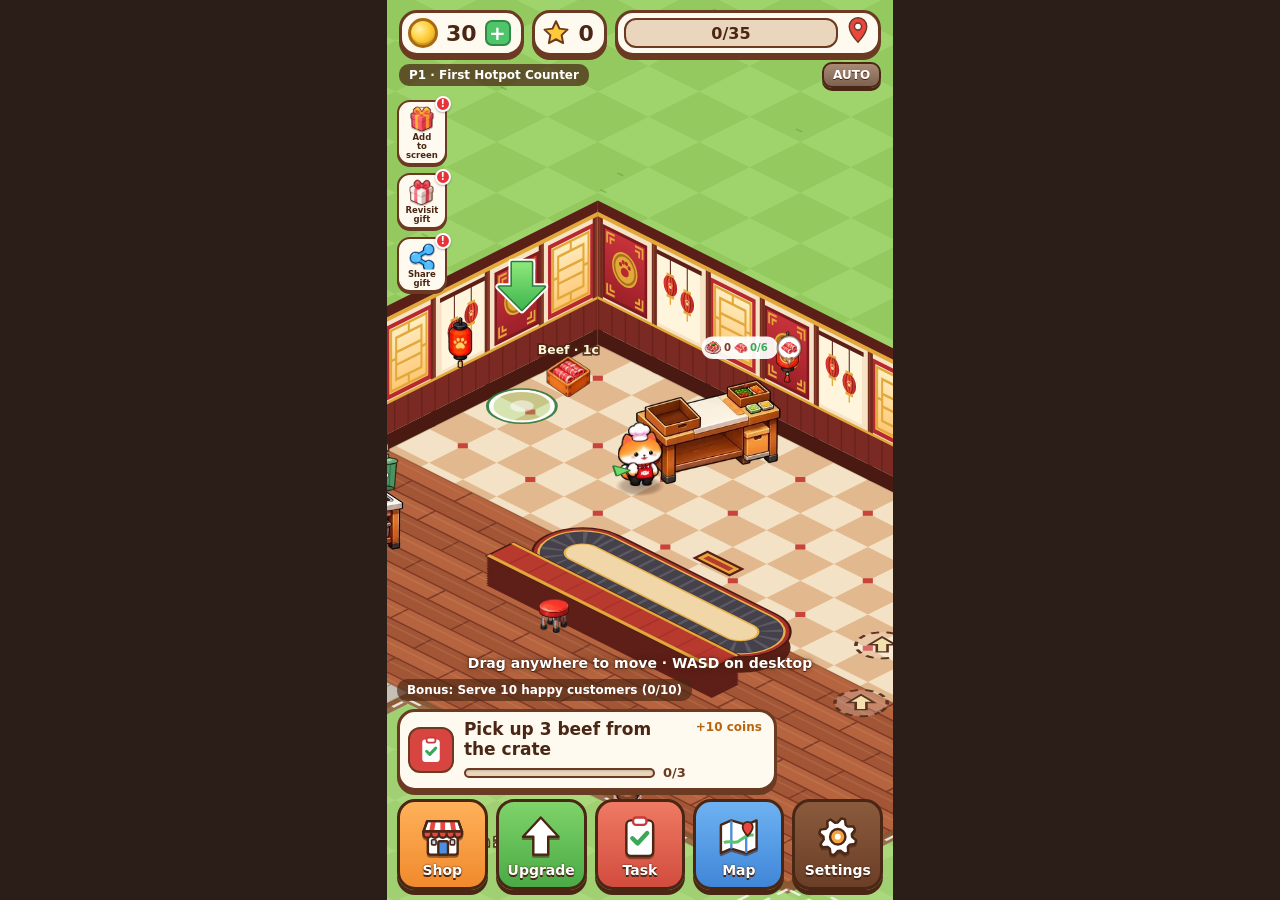
<file: index.html>
<!doctype html>
<html lang="en">
<head>
<meta charset="utf-8">
<meta name="viewport" content="width=device-width, initial-scale=1, maximum-scale=1, user-scalable=no, viewport-fit=cover">
<meta name="apple-mobile-web-app-capable" content="yes">
<meta name="mobile-web-app-capable" content="yes">
<meta name="theme-color" content="#f7c9cf">
<title>Meow Hotpot Conveyor</title>
<link rel="icon" href="data:,">
<link rel="stylesheet" href="css/style.css">
</head>
<body>
<div id="app">
  <canvas id="game"></canvas>

  <!-- top HUD (Cat Pizza style: big pills) -->
  <div id="hud-top">
    <div class="hud-row">
      <div class="pill coins"><span class="coin-ico"></span><b id="coins">0</b><span class="plus">+</span></div>
      <div class="pill stars"><svg class="star-svg" viewBox="0 0 24 24"><path d="M12 2.6l2.8 5.9 6.4.8-4.7 4.4 1.2 6.4L12 17l-5.7 3.1 1.2-6.4L2.8 9.3l6.4-.8z"/></svg><b id="stars">0</b></div>
      <div class="pill prog"><div class="prog-track"><i id="phaseBar"></i><b id="phasePct">0/0</b></div><svg class="pin" viewBox="0 0 24 24"><path d="M12 1.5a7.5 7.5 0 0 0-7.5 7.5c0 5.6 7.5 13.5 7.5 13.5s7.5-7.9 7.5-13.5A7.5 7.5 0 0 0 12 1.5z"/><circle cx="12" cy="9" r="3" fill="#fff"/></svg></div>
    </div>
    <div class="hud-row sub">
      <span id="phaseName" class="phase-chip">Phase 1</span><small id="rating" class="rating"></small>
      <div class="pill boost hidden" id="boost"><span>x1.5</span><b id="boostT">0s</b></div>
    </div>
    <div id="rush" class="rush hidden"></div>
  </div>

  <div id="minis">
    <button id="mbAdd" class="mb"><img data-art="ico_add" alt=""><span>Add<br>to screen</span><em>!</em></button>
    <button id="mbRevisit" class="mb"><img data-art="ico_revisit" alt=""><span>Revisit<br>gift</span><em>!</em></button>
    <button id="mbShare" class="mb"><img data-art="ico_share" alt=""><span>Share<br>gift</span><em>!</em></button>
  </div>
  <div id="adSide"><div class="pill adrush hidden" id="adRush"><span>Meow Rush</span><b id="adRushT">0s</b></div><div id="adChips"></div></div>
  <div id="adDebug" class="hidden"></div>

  <div id="offarrow" class="offarrow hidden"></div>
  <div id="toasts"></div>

  <!-- joystick -->
  <div id="joy" class="joy hidden"><div class="knob"></div></div>

  <!-- bottom: hint + task card + nav -->
  <div id="hud-bottom">
    <div id="hint" class="hint-line">Drag anywhere to move · WASD on desktop</div>
    <div id="bonus" class="bonus-chip"></div>
    <div id="task" class="task-card">
      <span class="task-ico"><svg viewBox="0 0 24 24"><rect x="5" y="3.5" width="14" height="18" rx="2.5" fill="#fff"/><rect x="8.5" y="2" width="7" height="4" rx="1.5" fill="#fff" stroke="#c83a3a" stroke-width="1.4"/><path d="M8.5 13l2.5 2.5 4.8-5" fill="none" stroke="#3aa856" stroke-width="2.4" stroke-linecap="round" stroke-linejoin="round"/></svg></span>
      <div class="task-main">
        <div id="taskText" class="task-text">…</div>
        <div class="task-bot"><div class="bar"><i id="taskBar"></i></div><span id="taskCount"></span></div>
      </div>
      <span id="taskReward" class="reward"></span>
    </div>
    <nav id="nav">
      <button data-panel="shop" class="nb shop"><svg viewBox="0 0 32 32"><rect x="6" y="14" width="20" height="14" rx="1.5" fill="#fff" stroke="#4a2614" stroke-width="1.6" stroke-linejoin="round"/><rect x="13" y="19" width="6.5" height="9" rx="1" fill="#4a8fe0" stroke="#4a2614" stroke-width="1.6" stroke-linejoin="round"/><rect x="8.5" y="18" width="3" height="3.5" rx=".6" fill="#bfe3ff" stroke="#4a2614" stroke-width="1.1"/><rect x="21" y="18" width="3" height="3.5" rx=".6" fill="#bfe3ff" stroke="#4a2614" stroke-width="1.1"/><path d="M5.5 5.5h21l2.5 7h-26z" fill="#fff" stroke="#4a2614" stroke-width="1.6" stroke-linejoin="round"/><path d="M9.7 5.5l-1.2 7M16 5.5v7M22.3 5.5l1.2 7" stroke="#e8463e" stroke-width="3.2"/><path d="M5.5 5.5h21l2.5 7h-26z" fill="none" stroke="#4a2614" stroke-width="1.6" stroke-linejoin="round"/><path d="M3 12.5h26v1.6a2.6 2.6 0 0 1-5.2 0 2.6 2.6 0 0 1-5.2 0 2.6 2.6 0 0 1-5.2 0 2.6 2.6 0 0 1-5.2 0 2.6 2.6 0 0 1-5.2 0z" fill="#e8463e" stroke="#4a2614" stroke-width="1.6" stroke-linejoin="round"/></svg><span>Shop</span><em class="dot hidden" id="shopDot"></em></button>
      <button data-panel="upgrade" class="nb up"><svg viewBox="0 0 32 32"><path d="M16 3L4 16h7v12h10V16h7z" fill="#fff" stroke="#4a2614" stroke-width="1.6" stroke-linejoin="round"/></svg><span>Upgrade</span><em class="dot hidden" id="upDot"></em></button>
      <button data-panel="tasks" class="nb task"><svg viewBox="0 0 32 32"><rect x="7" y="5" width="18" height="24" rx="3" fill="#fff" stroke="#4a2614" stroke-width="1.6" stroke-linejoin="round"/><rect x="11.5" y="3" width="9" height="5" rx="2" fill="#fff" stroke="#c83a3a" stroke-width="1.6"/><path d="M11 17l3.5 3.5 6.5-7" fill="none" stroke="#3aa856" stroke-width="3" stroke-linecap="round" stroke-linejoin="round"/></svg><span>Task</span></button>
      <button data-panel="map" class="nb map"><svg viewBox="0 0 32 32"><path d="M4 8l7-3 10 3 7-3v19l-7 3-10-3-7 3z" fill="#fff" stroke="#4a2614" stroke-width="1.6" stroke-linejoin="round"/><path d="M11 5v19M21 8v19" stroke="#4a8fe0" stroke-width="1.6"/><path d="M6 20c4-2 7 1 10-1s6-5 10-4" fill="none" stroke="#5cc36a" stroke-width="2"/><path d="M22 6a3.4 3.4 0 0 0-3.4 3.4c0 2.5 3.4 6 3.4 6s3.4-3.5 3.4-6A3.4 3.4 0 0 0 22 6z" fill="#e8463e" stroke="#4a2614" stroke-width="1.2"/></svg><span>Map</span></button>
      <button data-panel="settings" class="nb set"><svg viewBox="0 0 32 32"><path d="M16.00 6.40 L18.46 3.64 L20.82 4.36 L21.33 8.02 L22.79 9.21 L26.48 9.00 L27.64 11.18 L25.42 14.13 L25.60 16.00 L28.36 18.46 L27.64 20.82 L23.98 21.33 L22.79 22.79 L23.00 26.48 L20.82 27.64 L17.87 25.42 L16.00 25.60 L13.54 28.36 L11.18 27.64 L10.67 23.98 L9.21 22.79 L5.52 23.00 L4.36 20.82 L6.58 17.87 L6.40 16.00 L3.64 13.54 L4.36 11.18 L8.02 10.67 L9.21 9.21 L9.00 5.52 L11.18 4.36 L14.13 6.58Z" fill="#fff" stroke="#4a2614" stroke-width="1.6" stroke-linejoin="round"/><circle cx="16" cy="16" r="5.2" fill="#f4a33a" stroke="#4a2614" stroke-width="1.6" stroke-linejoin="round"/><circle cx="16" cy="16" r="2" fill="#fff"/></svg><span>Settings</span></button>
    </nav>
  </div>

  <!-- panels -->
  <div id="sheet" class="sheet hidden">
    <div class="sheet-card">
      <header><h2 id="sheetTitle"></h2><button class="close" id="sheetClose" aria-label="Close">✕</button></header>
      <div id="sheetBody" class="sheet-body"></div>
    </div>
  </div>

  <!-- start / loading -->
  <div id="splash" class="splash">
    <img id="splashArt" class="splash-art" alt="">
    <div class="splash-foot">
      <div class="lbar"><i id="loadBar"></i></div>
      <p id="loadTxt" class="ltxt">Loading...</p>
      <div id="splashBtns" class="hidden">
        <button id="btnPlay" class="big">Play</button>
        <button id="btnNew" class="link hidden">Start new restaurant</button>
      </div>
    </div>
    <img id="splashCat" alt="" class="hidden">
  </div>

  <div id="modal" class="modal hidden"><div class="modal-card" id="modalCard"></div></div>
  <div id="minisPop" class="mpop hidden"></div>
  <div id="adMock" class="admock hidden"><div class="ad-frame"><span class="ad-tag">TEST</span><b class="ad-kind">Ad</b><p class="ad-count"></p><p class="ad-sub">TikTok ad will play here</p><button class="ad-close hidden">Close ✕</button><button class="ad-skip">✕</button></div></div>
</div>

<script src="js/uiart.js"></script>
<script src="js/manifest.js"></script>
<script src="js/config.js"></script>
<script src="js/nav.js"></script>
<script src="js/conveyor.js"></script>
<script src="js/game.js"></script>
<script src="js/bot.js"></script>
<script src="js/assets.js"></script>
<script src="js/render.js"></script>
<script src="js/audio.js"></script>
<script src="js/input.js"></script>
<script src="js/ui.js"></script>
<script src="js/ads.js"></script>
<script src="js/minis.js"></script>
<script src="js/main.js"></script>
</body>
</html>
</file>
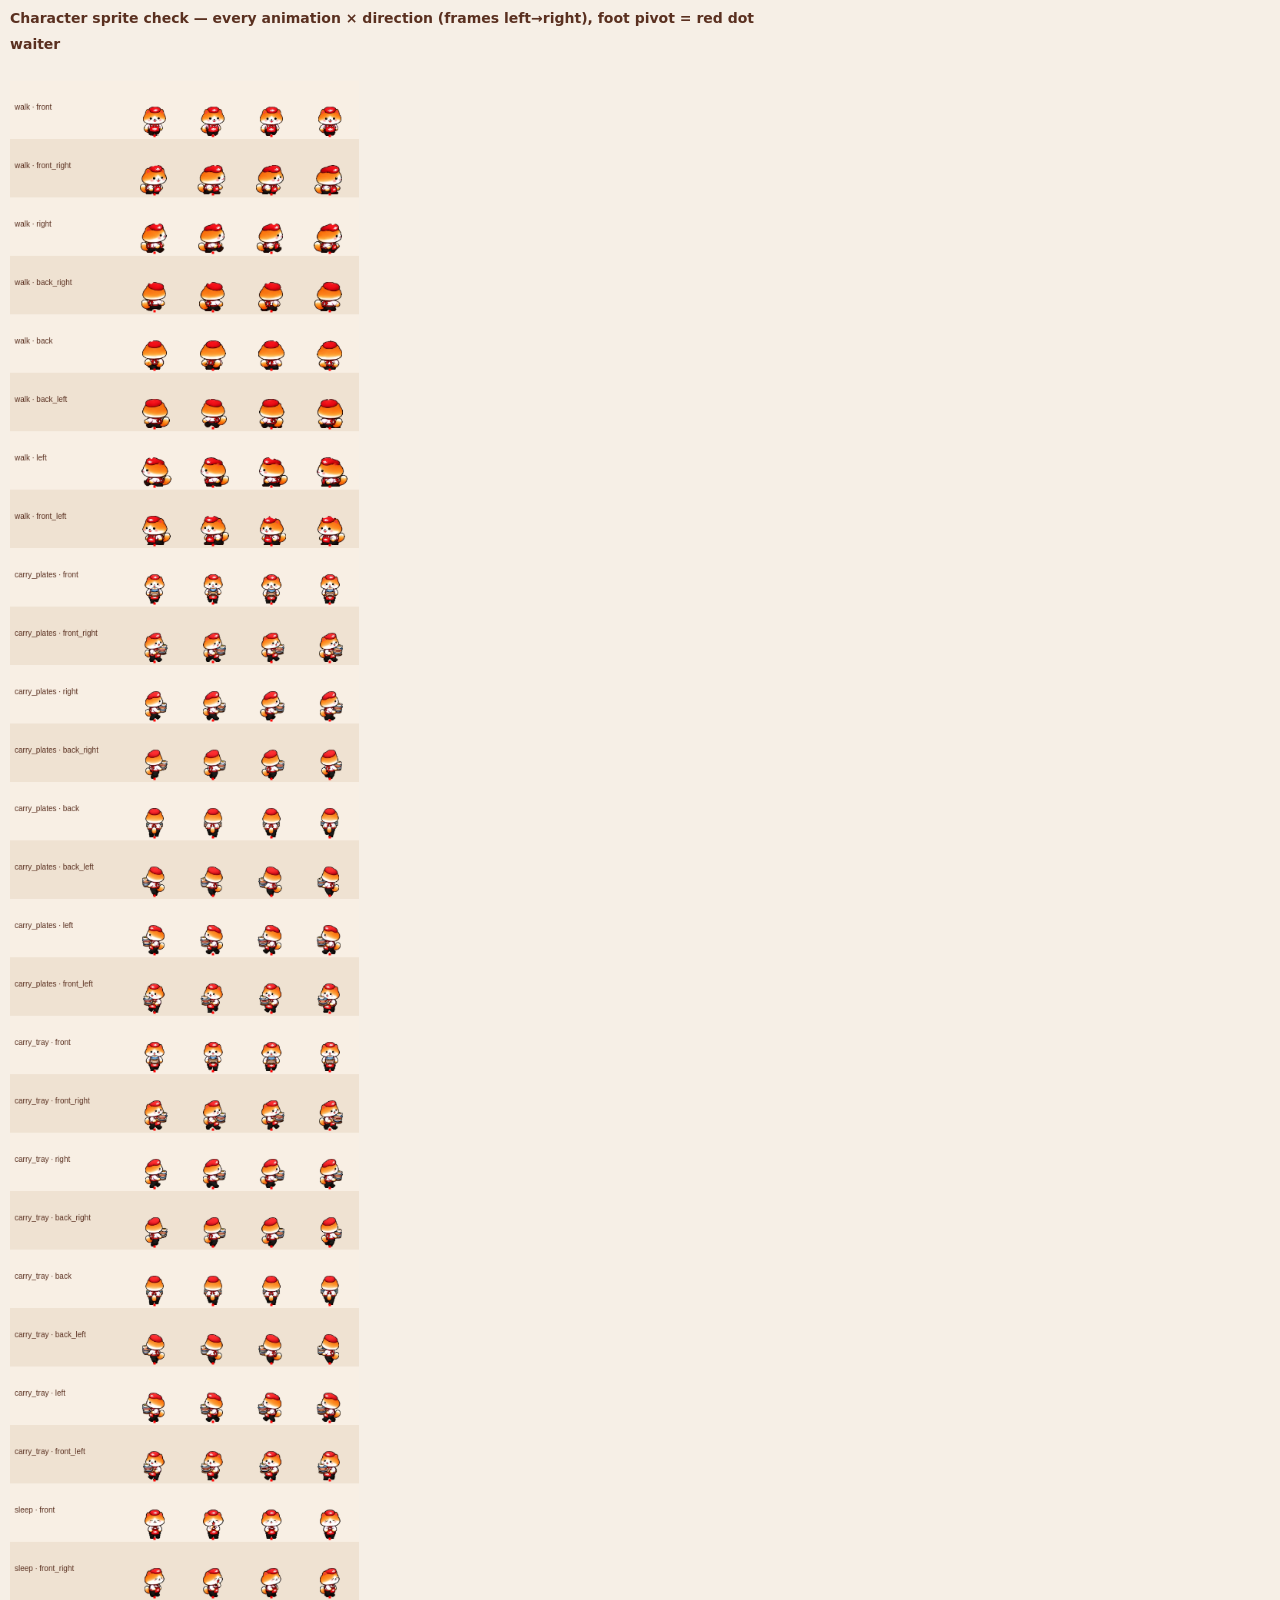
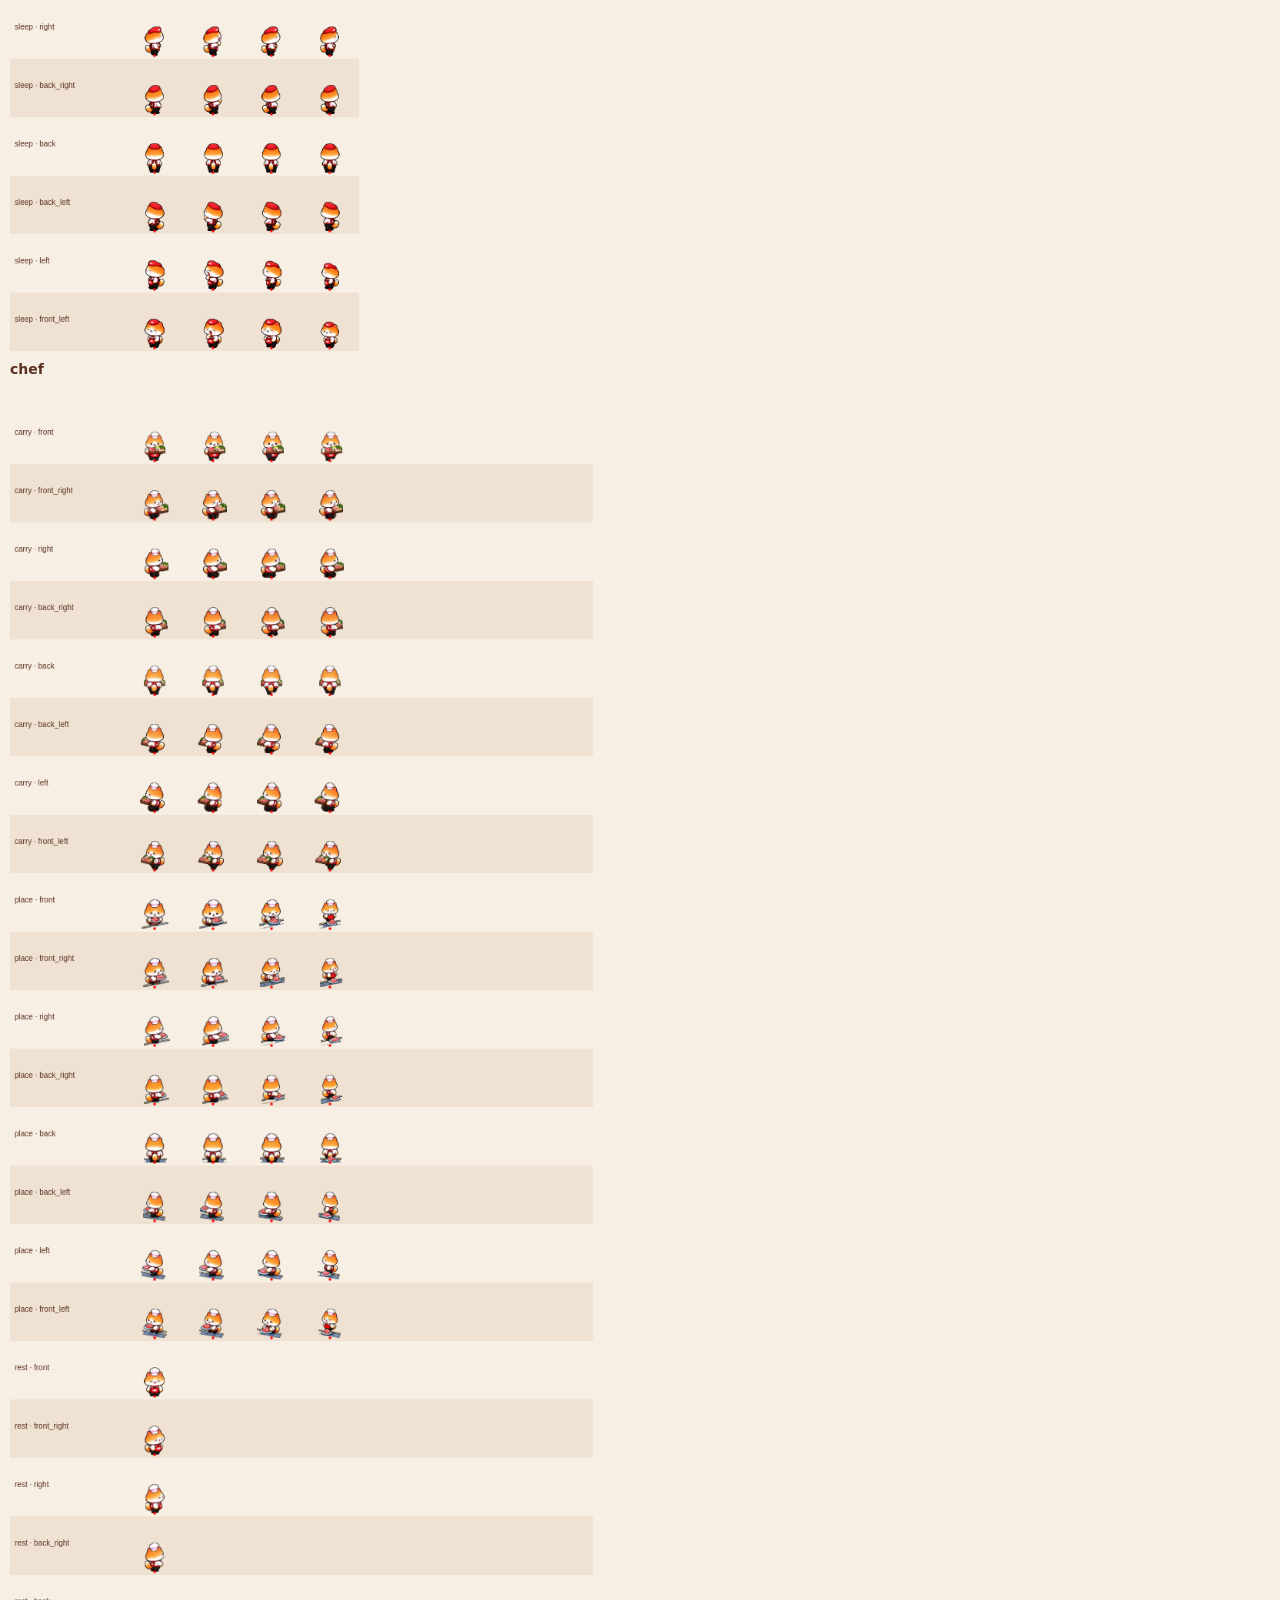
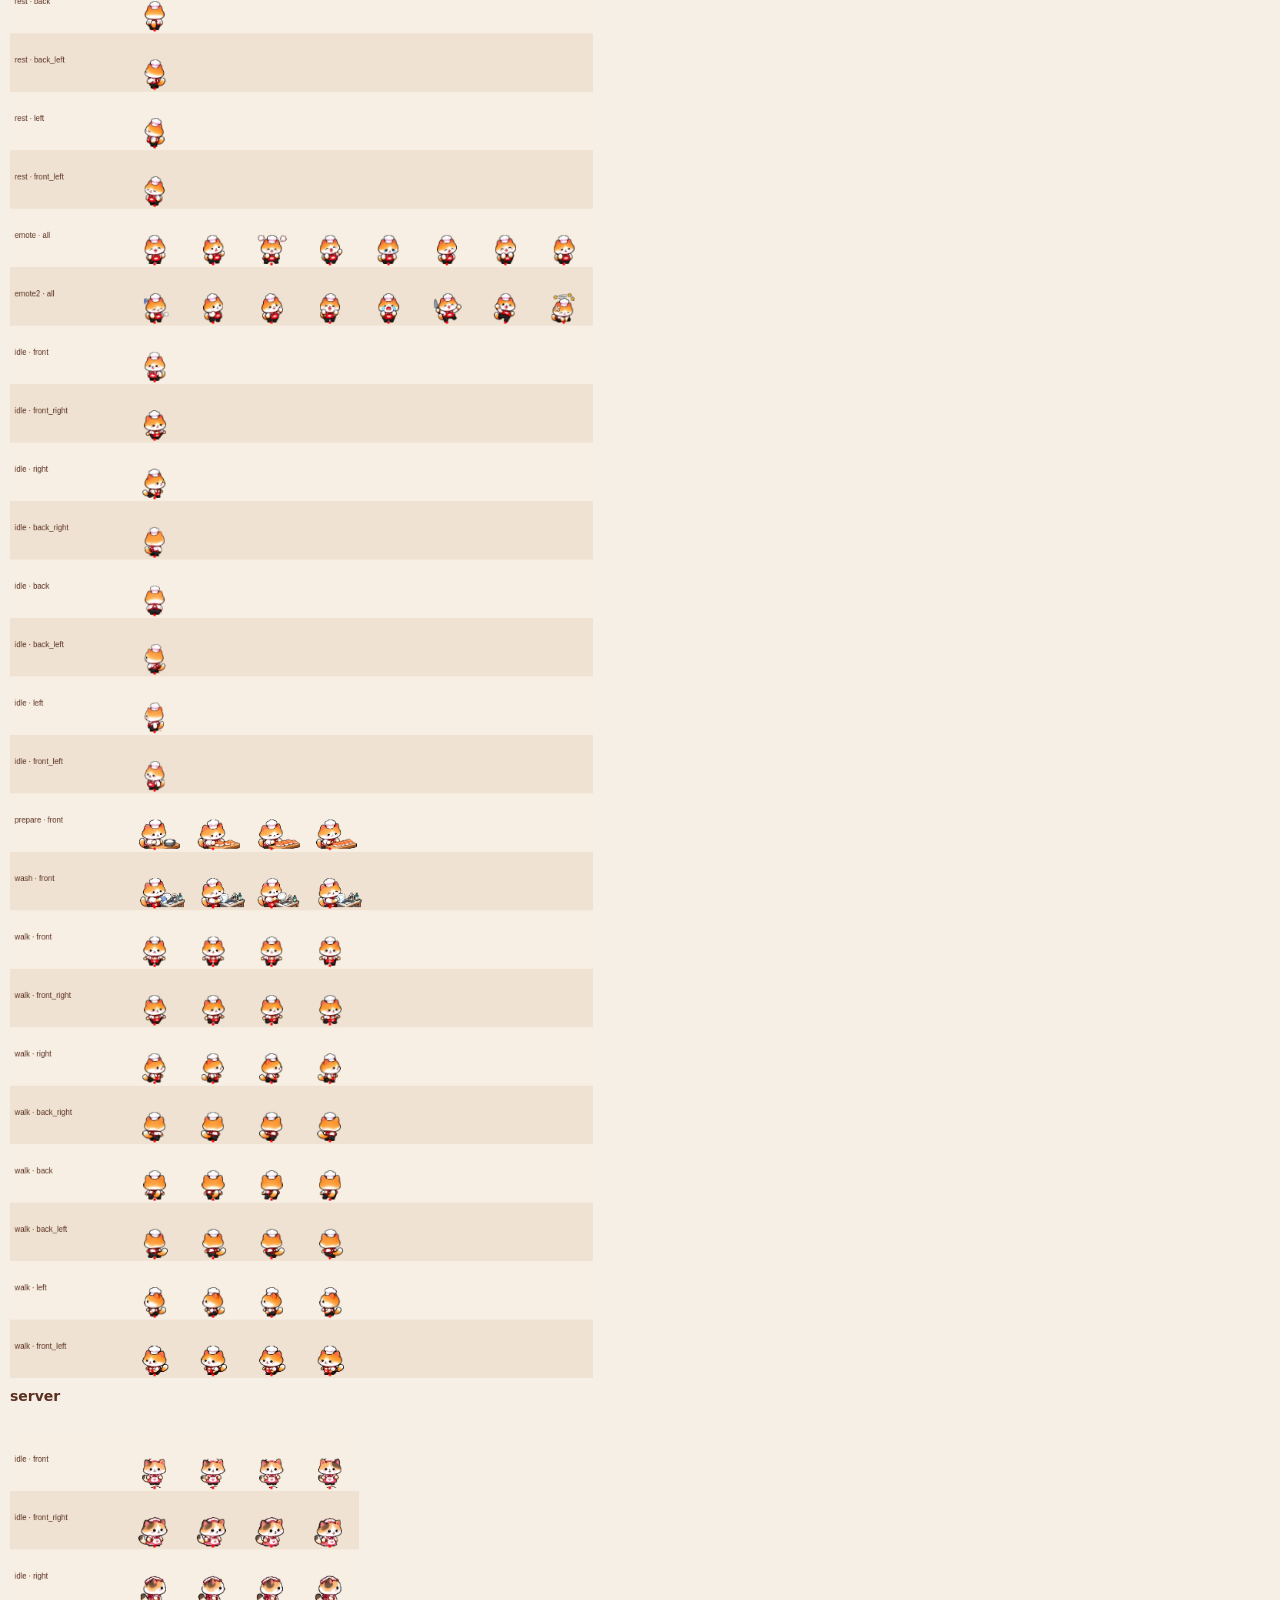
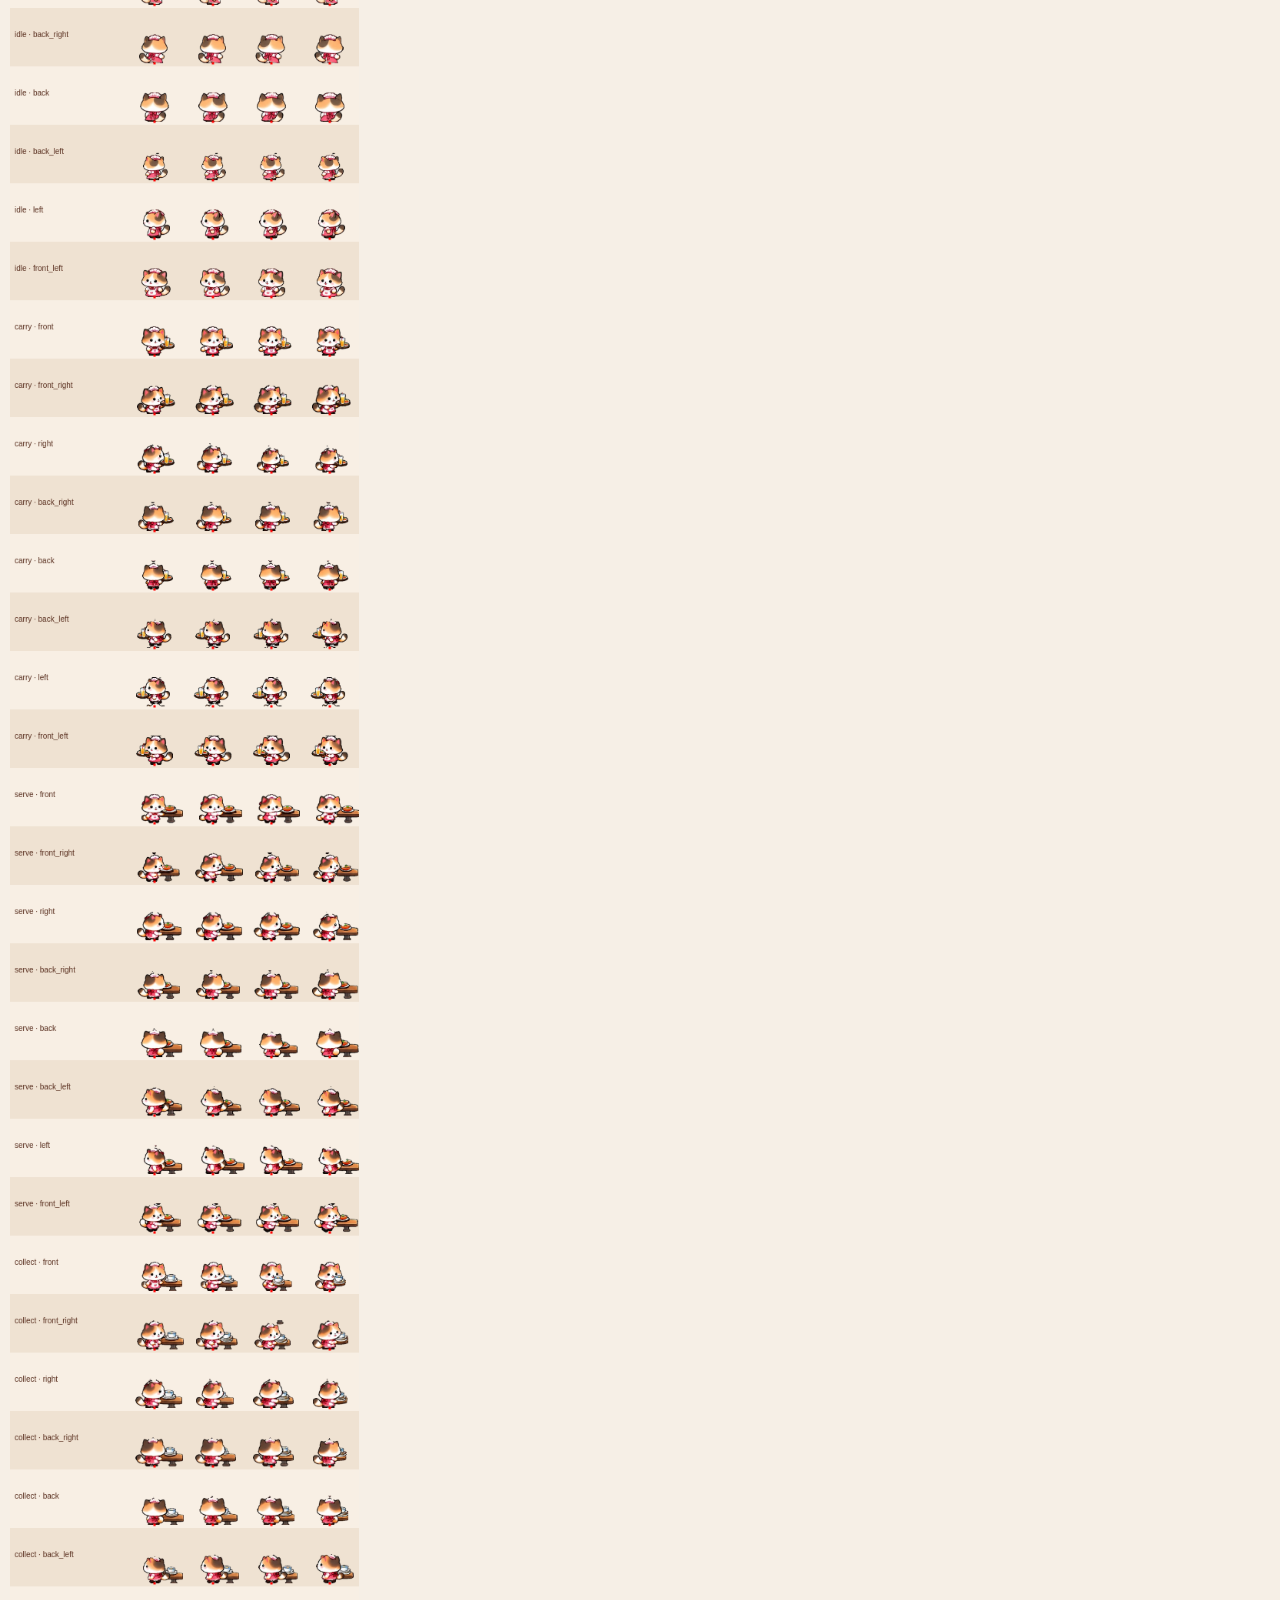
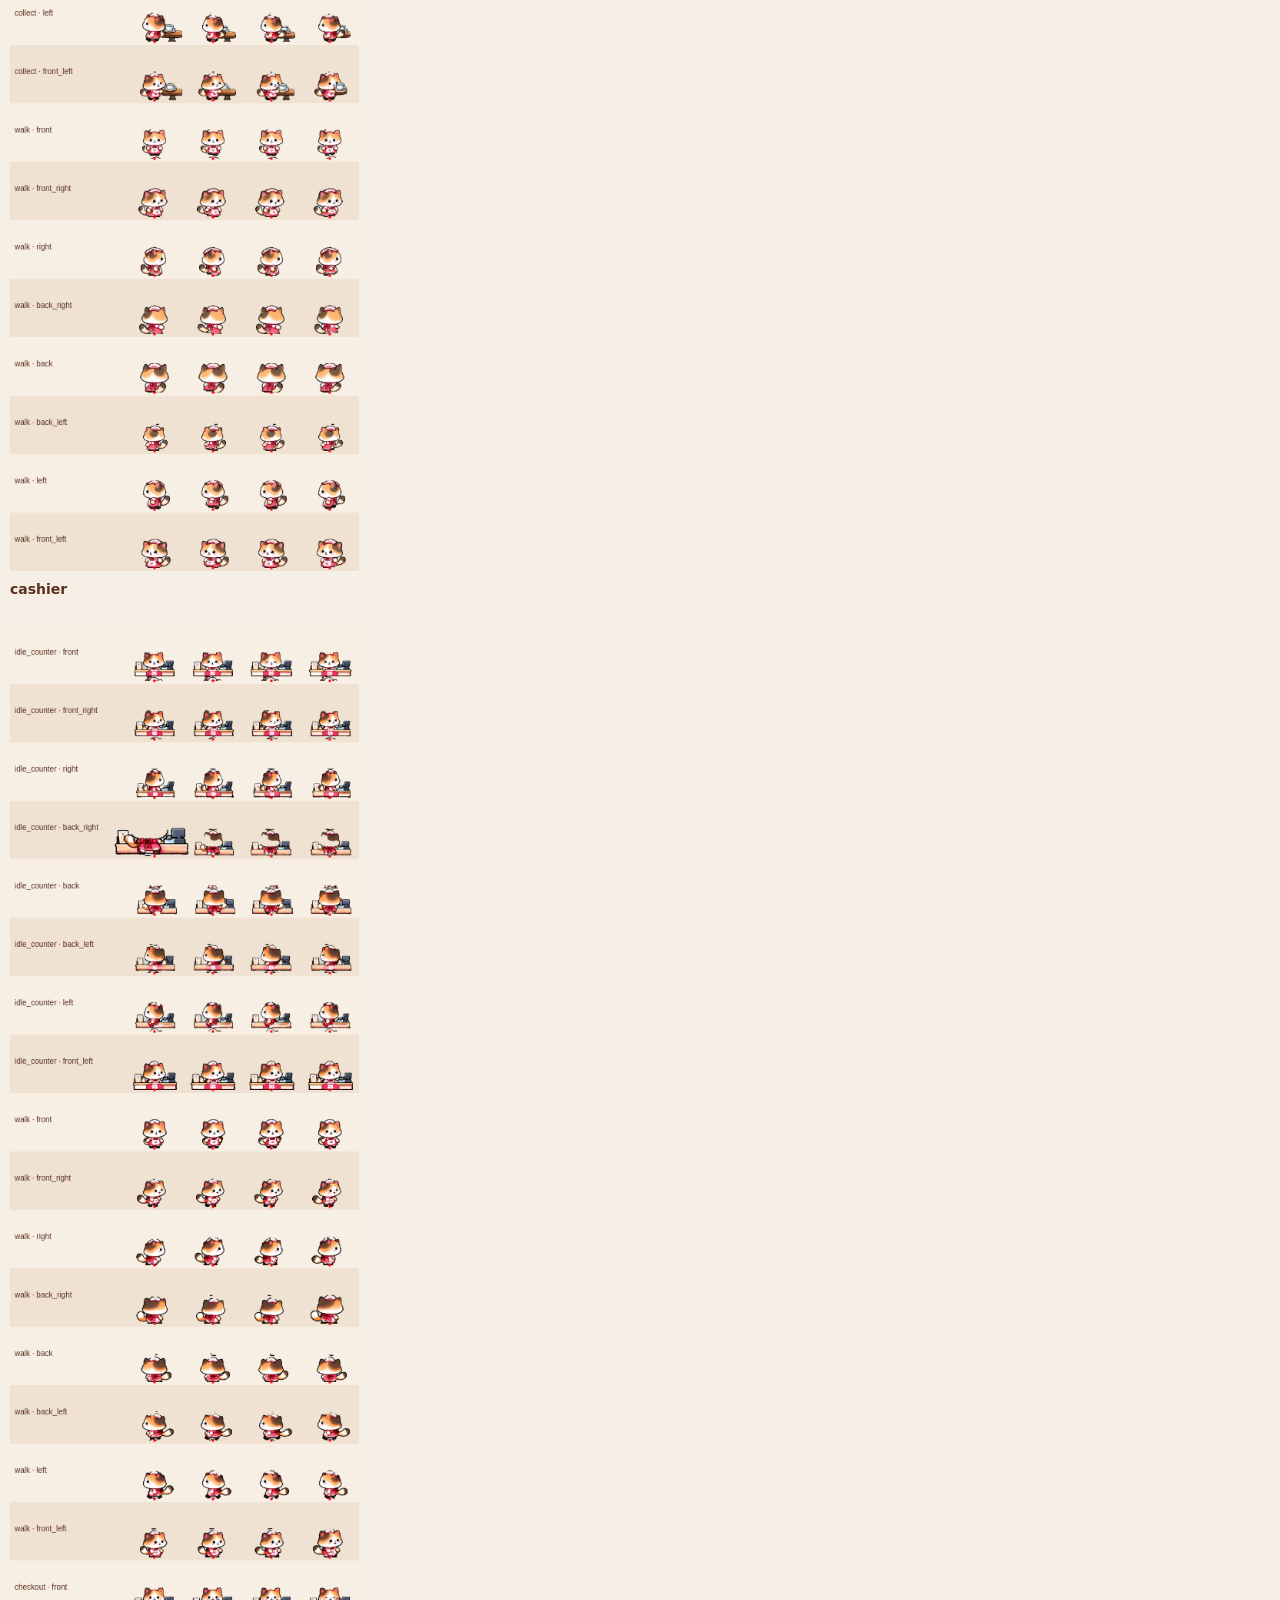
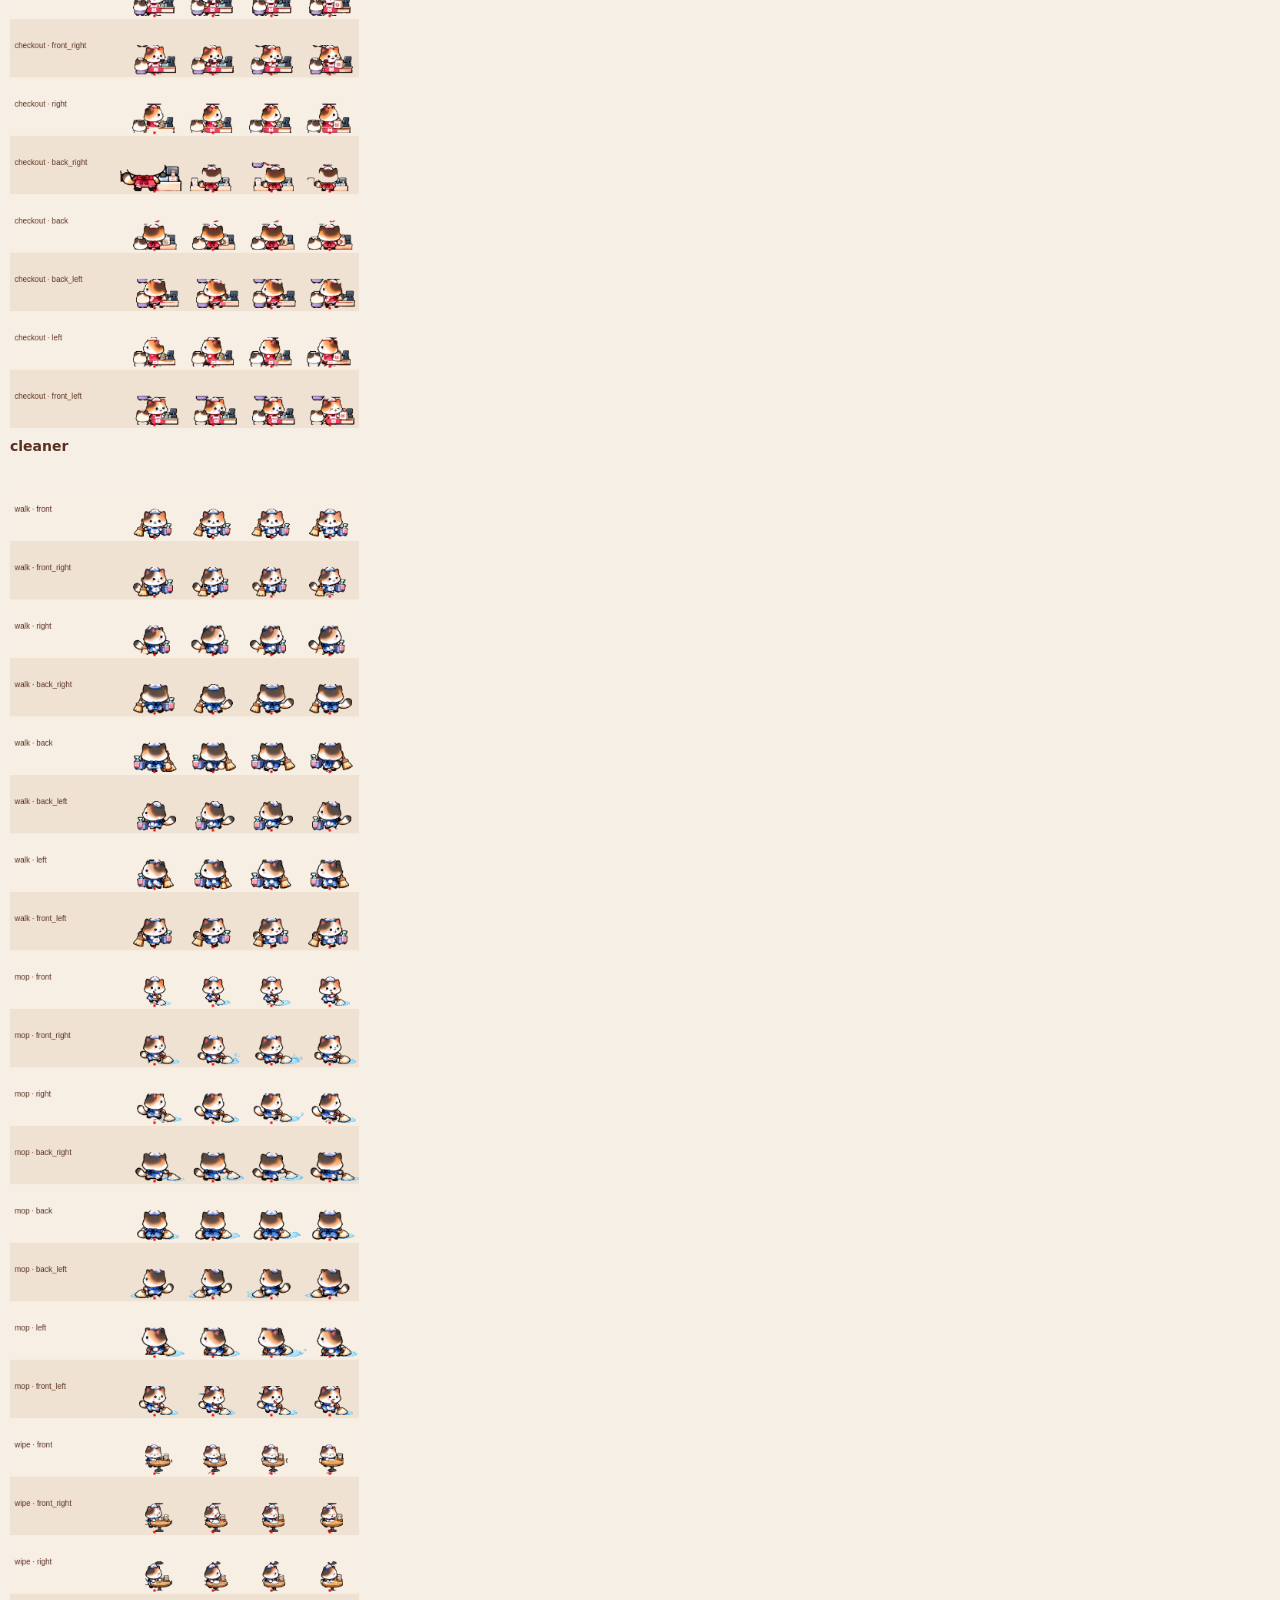
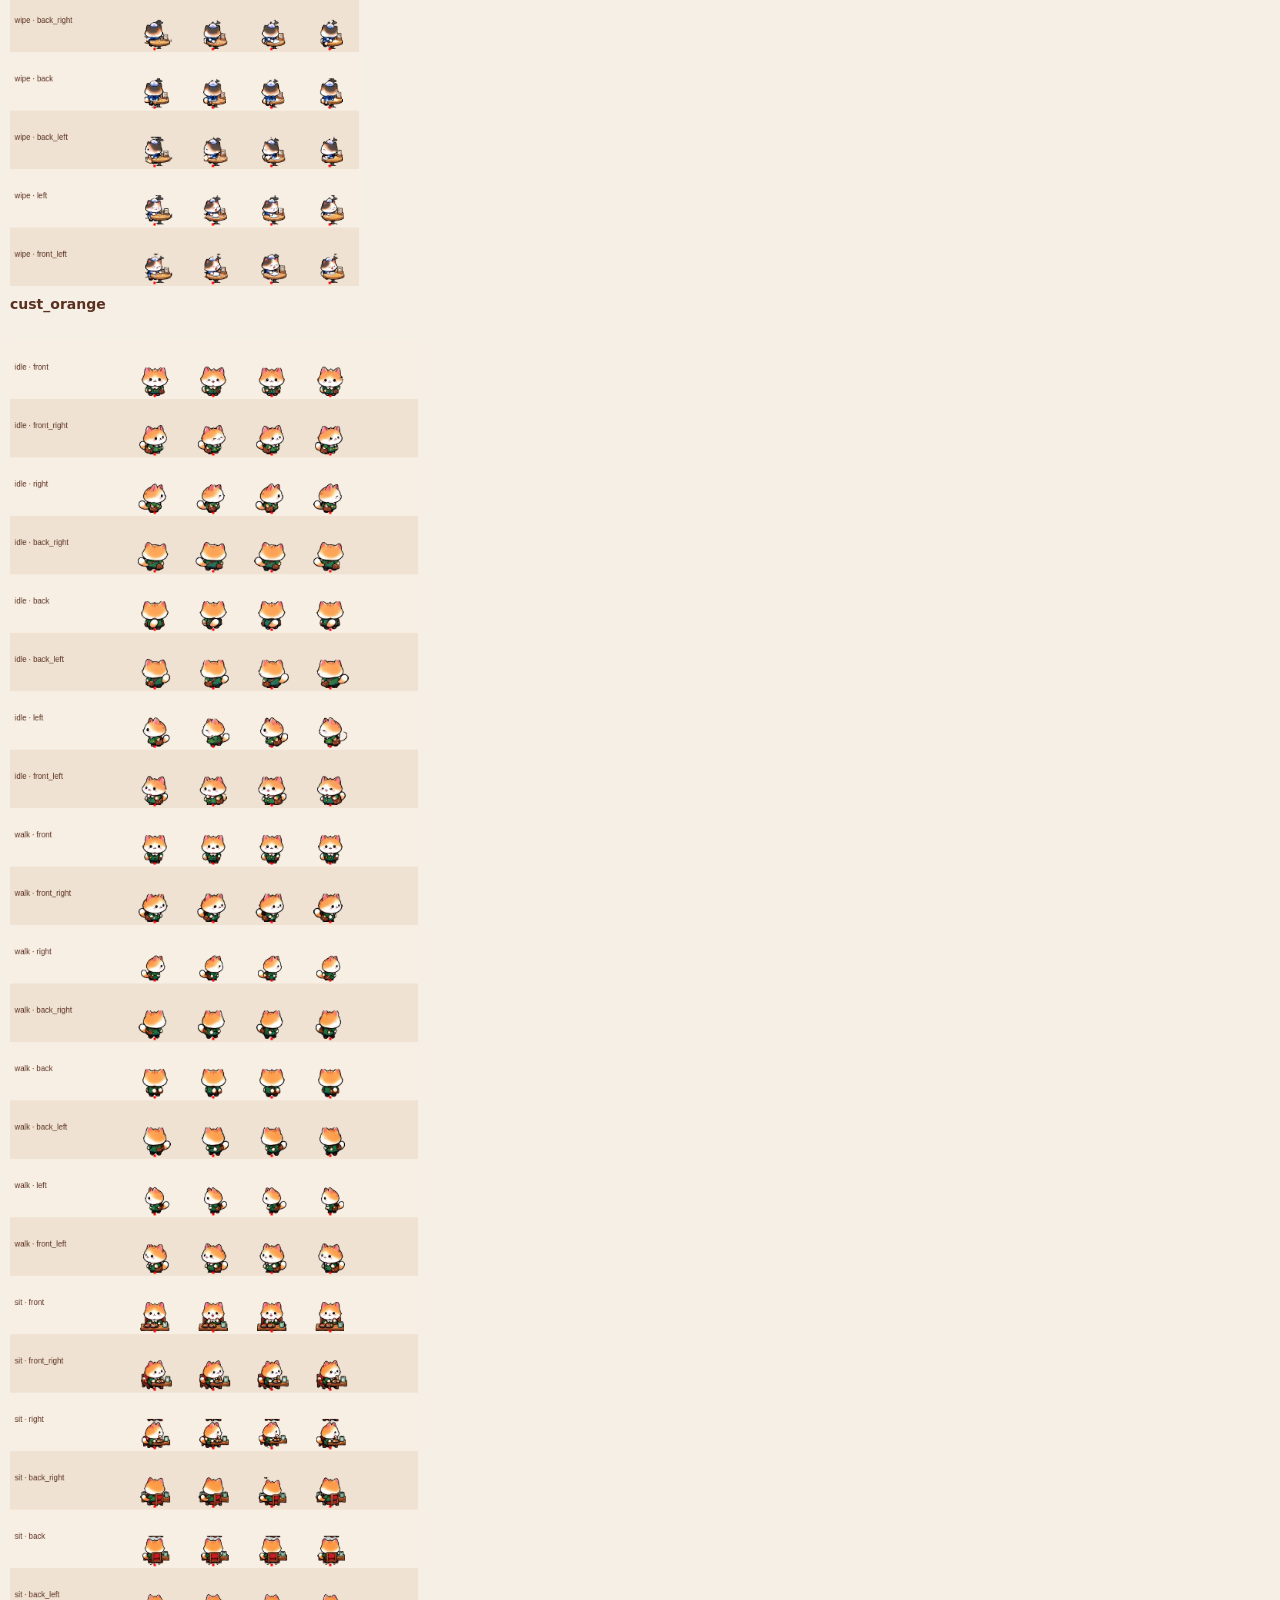
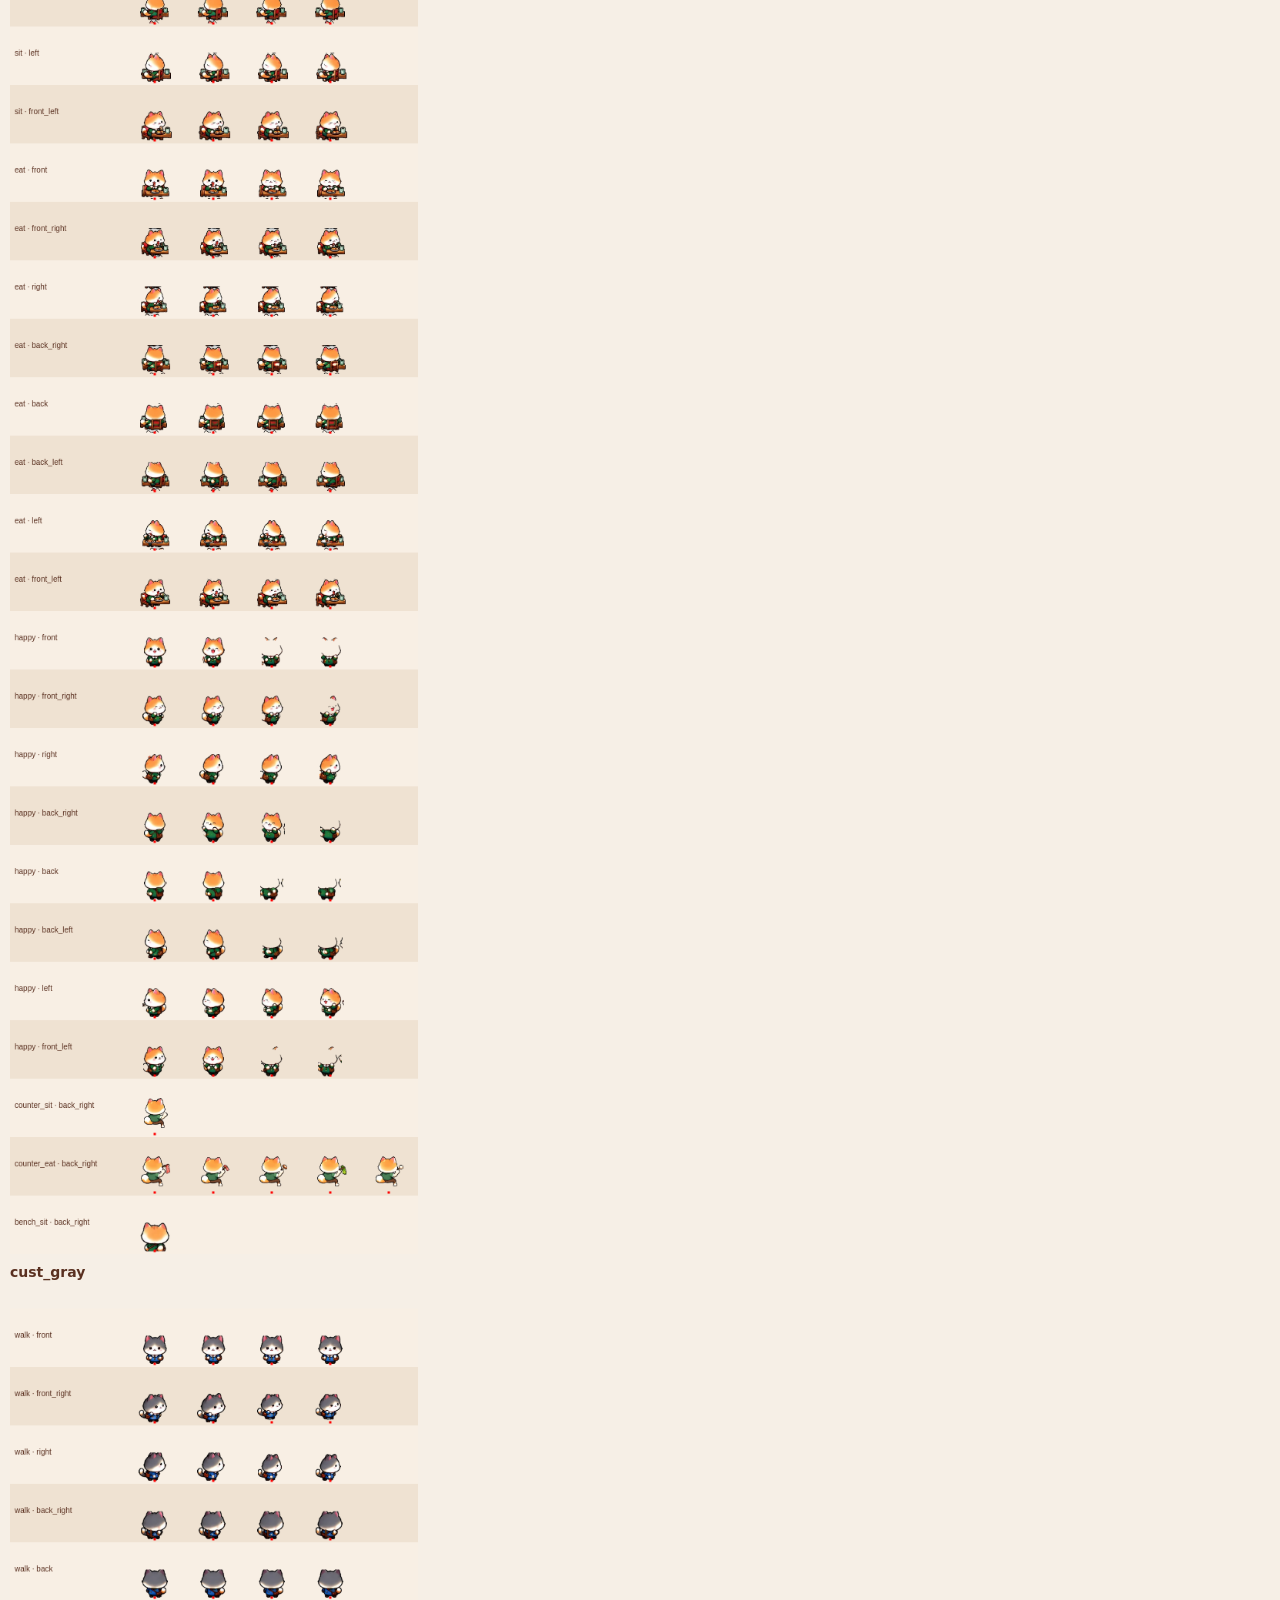
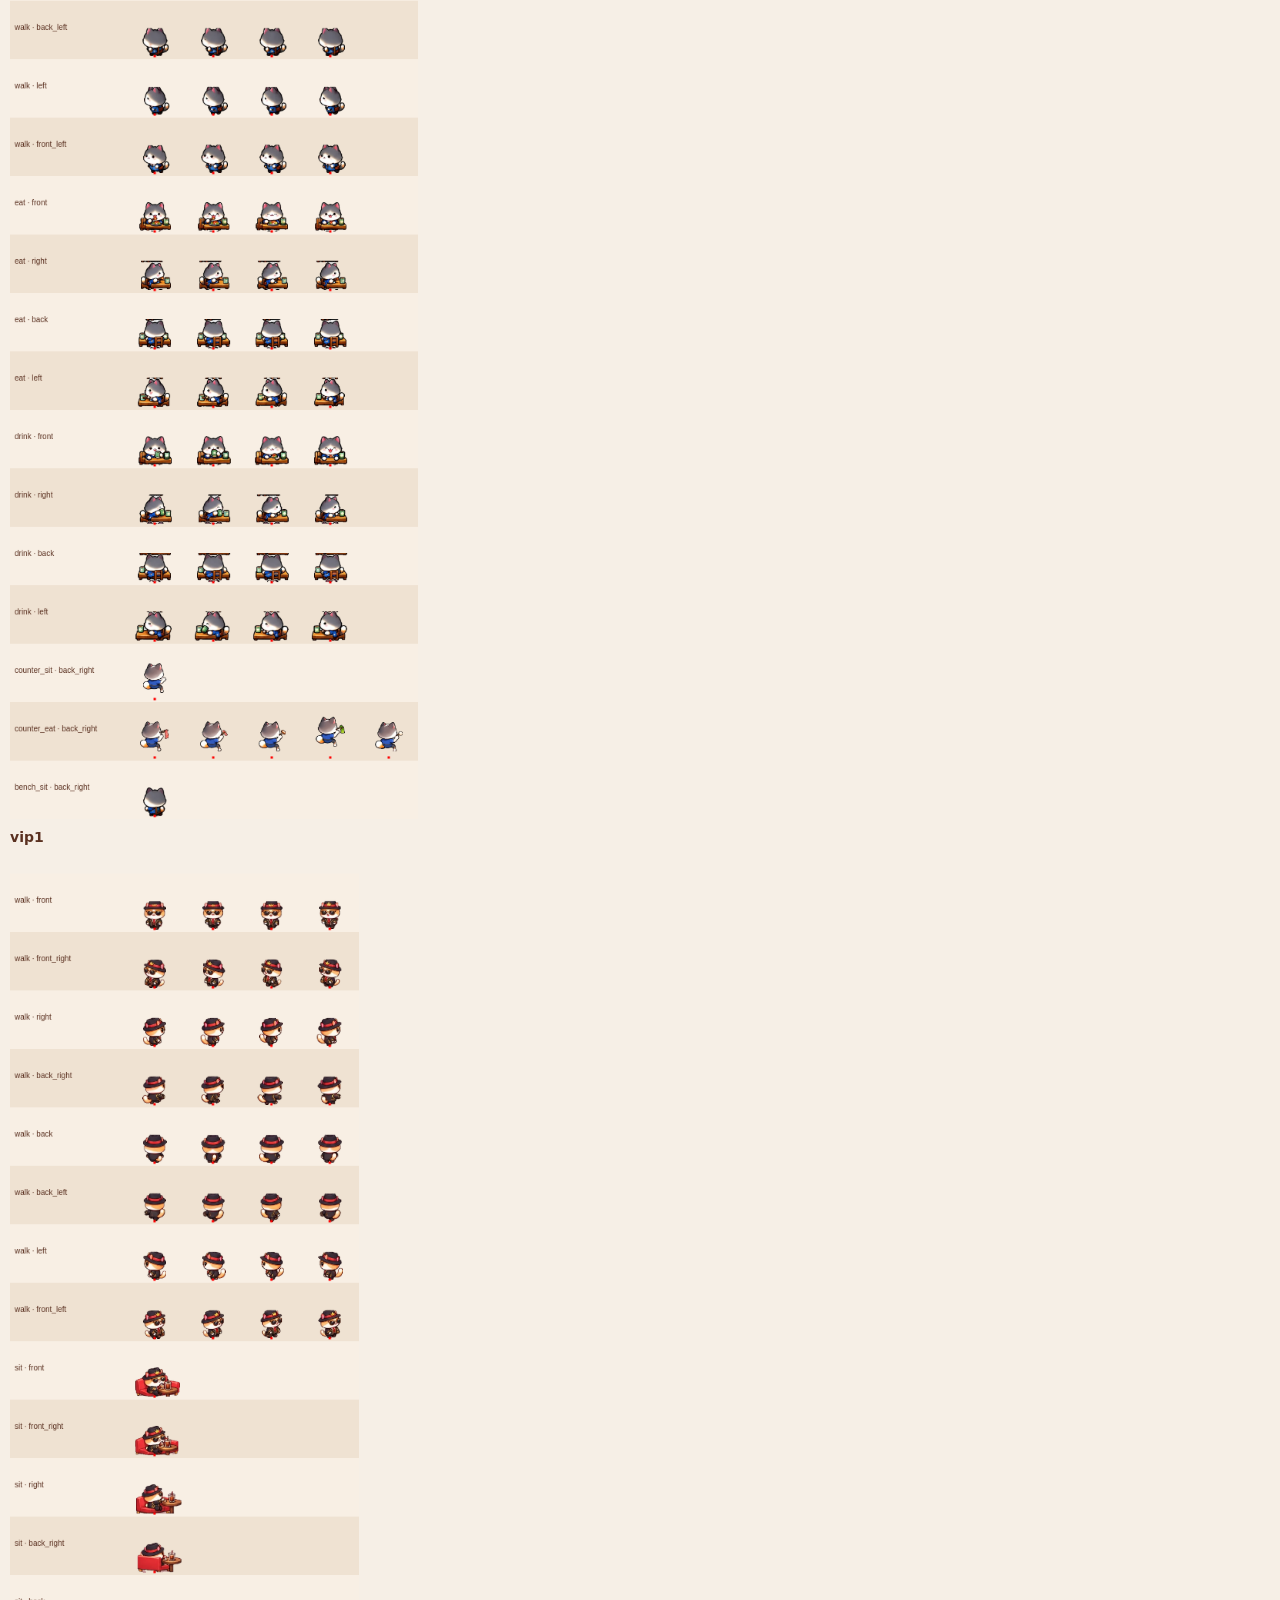
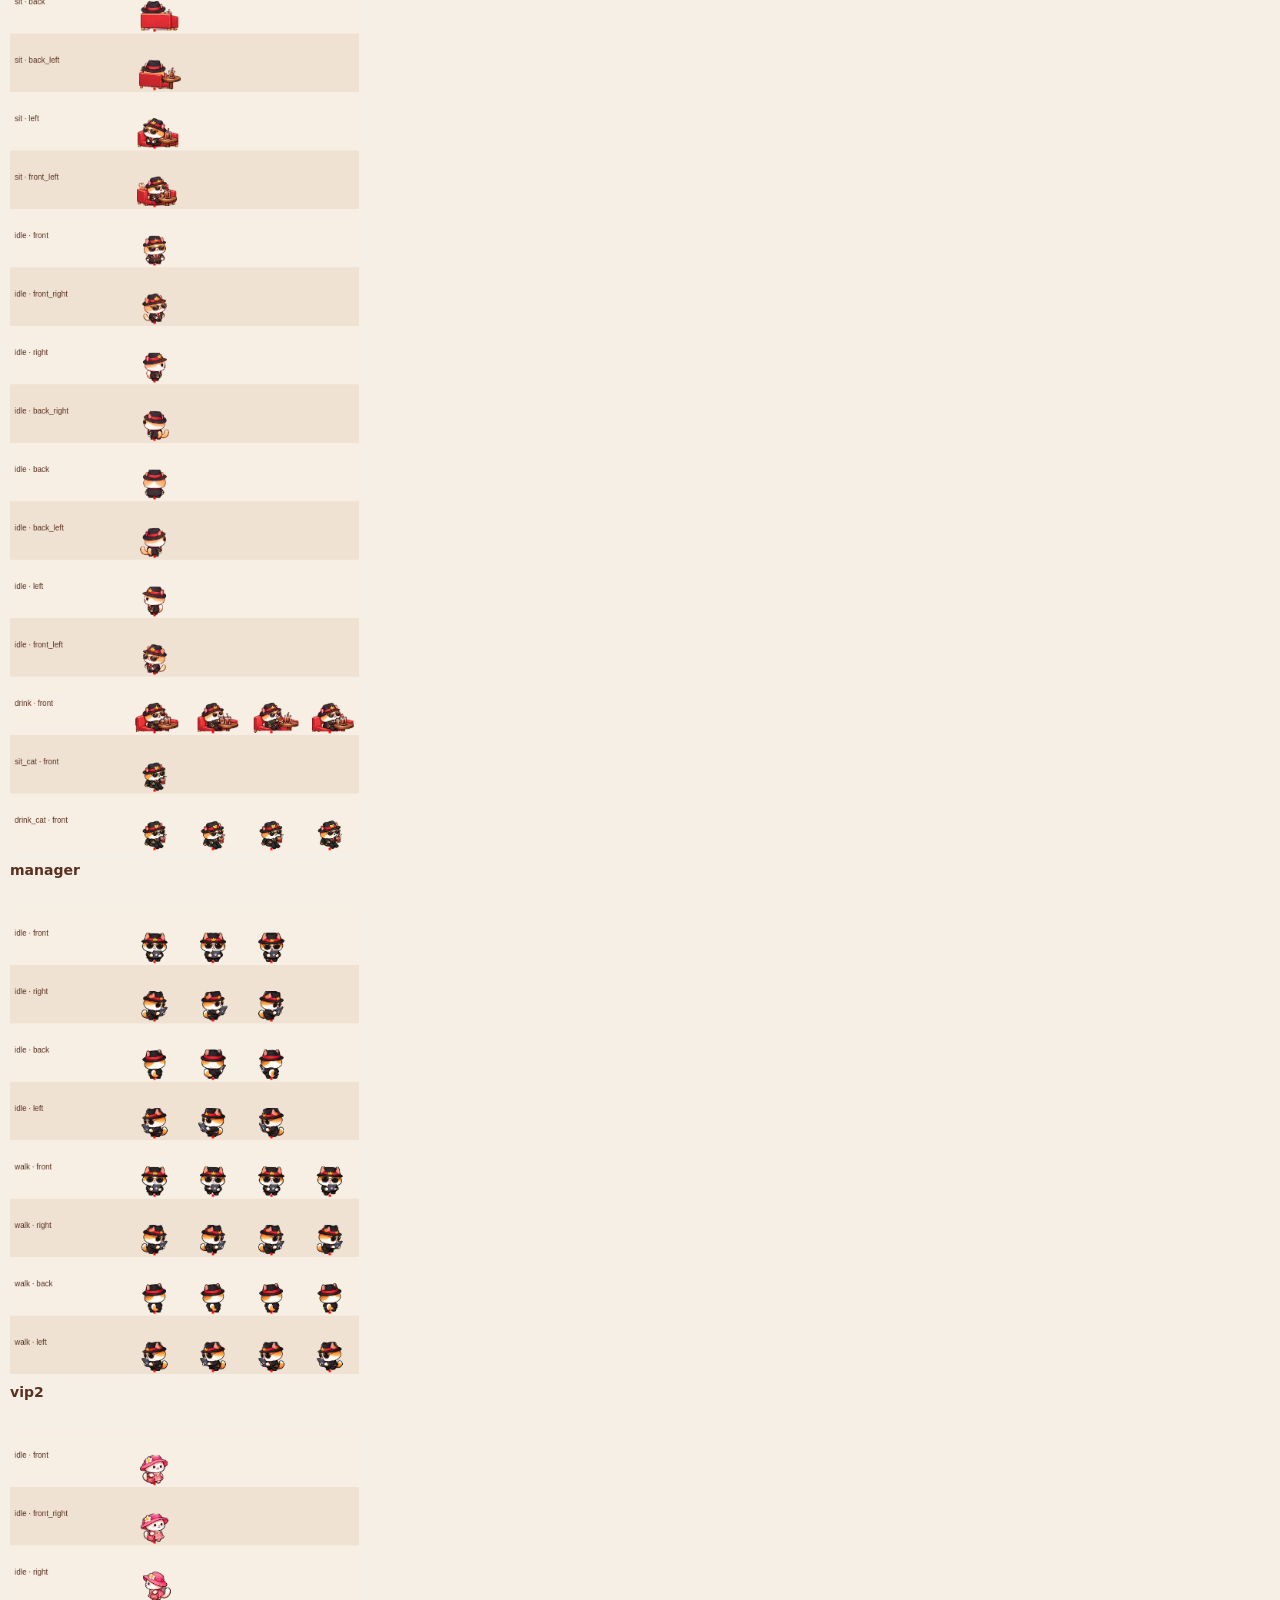
<file: tests/sprites.html>
<!doctype html>
<html lang="en"><head><meta charset="utf-8"><meta name="viewport" content="width=device-width,initial-scale=1">
<title>Sprite Check</title>
<style>body{margin:0;background:#f6efe6;font:12px system-ui,sans-serif;color:#5a3020}h2{margin:10px;font-size:14px}canvas{display:block;margin:0 10px}</style></head>
<body><h2>Character sprite check — every animation × direction (frames left→right), foot pivot = red dot</h2><div id="out"></div>
<script src="../js/manifest.js"></script><script src="../js/assets.js"></script>
<script>
for (const k in CST.MANIFEST.atlases) { const a = CST.MANIFEST.atlases[k]; if (!/^(data:|\.\.\/)/.test(a.file)) a.file = "../" + a.file; }
CST.Assets.load().then(() => {
  const M = CST.MANIFEST, out = document.getElementById('out'), D = ['front','front_right','right','back_right','back','back_left','left','front_left','all'];
  for (const ch in M.chars) {
    const rows = []; for (const an in M.chars[ch].anims) for (const d of D) if (M.chars[ch].anims[an][d]) rows.push([an, d, M.chars[ch].anims[an][d]]);
    const maxF = Math.max(...rows.map(r => r[2].length)); const cell = 76, W = 150 + maxF * cell, H = 24 + rows.length * cell;
    const h = document.createElement('h2'); h.textContent = ch; out.appendChild(h);
    const c = document.createElement('canvas'); c.width = W; c.height = H; c.style.width = W / 1.3 + 'px'; out.appendChild(c); const x = c.getContext('2d');
    rows.forEach(([an, d, fr], i) => {
      const y = 24 + i * cell; x.fillStyle = i % 2 ? '#efe2d2' : '#f8efe4'; x.fillRect(0, y, W, cell); x.fillStyle = '#5a3020'; x.fillText(an + ' · ' + d, 6, y + cell / 2);
      fr.forEach((f, j) => { const a = M.atlases[M.chars[ch].atlas].frames[f[0]], im = CST.Assets.img[M.chars[ch].atlas]; const s = Math.min(1, (cell - 6) / a[3]) * 0.55;
        const px = 150 + j * cell + cell / 2, py = y + cell - 4; x.drawImage(im, a[0], a[1], a[2], a[3], px - f[1] * s, py - f[2] * s, a[2] * s, a[3] * s); x.fillStyle = 'red'; x.fillRect(px - 1.5, py - 1.5, 3, 3); });
    });
  }
});
</script></body></html>
</file>
<file: css/style.css>
:root{
  --font: ui-rounded, "SF Pro Rounded", "Nunito", "Varela Round", system-ui, -apple-system, "Segoe UI", sans-serif;
  --pink:#ff6f8e; --pink-d:#e2456a; --cream:#fff8ee; --brown:#6b3a22; --brown-l:#a8683f; --gold:#ffcf3d; --green:#4fc46a;
  --sat:env(safe-area-inset-top,0px); --sab:env(safe-area-inset-bottom,0px); --sal:env(safe-area-inset-left,0px); --sar:env(safe-area-inset-right,0px);
}
*{box-sizing:border-box;-webkit-tap-highlight-color:transparent;user-select:none;-webkit-user-select:none;-webkit-touch-callout:none}
html,body{margin:0;height:100%;background:#2b1d18;overflow:hidden;font-family:var(--font);color:var(--brown);overscroll-behavior:none;touch-action:none}
#app{position:relative;height:100%;width:100%;max-width:calc(100vh * 9 / 16);margin:0 auto;overflow:hidden;background:#3b2a22}
@supports (height:100dvh){#app{max-width:calc(100dvh * 9 / 16)}}
#game{position:absolute;inset:0;width:100%;height:100%;display:block;touch-action:none}
.hidden{display:none!important}

/* ---------- HUD ---------- */
#hud-top{position:absolute;left:0;right:0;top:0;padding:calc(var(--sat) + 6px) calc(var(--sar) + 8px) 0 calc(var(--sal) + 8px);pointer-events:none;display:flex;flex-direction:column;gap:5px}
.hud-row{display:flex;gap:6px;align-items:center}
.pill{display:flex;align-items:center;gap:5px;background:linear-gradient(#fffdf8,#ffeedd);border:2px solid #fff;border-radius:999px;padding:2px 10px 2px 3px;box-shadow:0 2px 0 rgba(107,58,34,.35),0 4px 10px rgba(0,0,0,.18);font-weight:800;font-size:15px;min-height:28px}
.pill b{font-variant-numeric:tabular-nums}
.pill small{font-size:10px;color:#c36b2b;font-weight:800;white-space:nowrap}
.coin-ico{width:20px;height:20px;border-radius:50%;background:radial-gradient(circle at 35% 35%,#fff2a8,#ffcf3d 45%,#d9971c);border:2px solid #b97a12;box-shadow:inset 0 -2px 0 rgba(0,0,0,.15)}
.star-ico{width:20px;height:20px;border-radius:50%;display:grid;place-items:center;background:#ffb02e;color:#fff;font-size:16px;line-height:1;border:2px solid #e48a00}
.pill.boost{background:linear-gradient(#ffe7b0,#ffc562);color:#7a3b00;padding:3px 10px;animation:pulse 1s infinite}
@keyframes pulse{50%{transform:scale(1.06)}}
.progress-card{flex:1;min-width:96px;background:rgba(255,248,238,.93);border:2px solid #fff;border-radius:12px;padding:2px 8px 4px;box-shadow:0 2px 0 rgba(107,58,34,.3)}
.prog-label{display:flex;justify-content:space-between;gap:4px;white-space:nowrap;overflow:hidden;font-size:10px;font-weight:800;color:var(--pink-d)}
.bar{height:7px;border-radius:9px;background:#f0d9c9;overflow:hidden;box-shadow:inset 0 1px 2px rgba(0,0,0,.15)}
.bar i{display:block;height:100%;width:0;background:linear-gradient(90deg,#ff8aa5,#ff5f7e);border-radius:9px;transition:width .35s}
.bar.small{height:7px;flex:1}
.bar.small i{background:linear-gradient(90deg,#7fe08c,#3fbf5e)}
.task-card{pointer-events:auto;background:linear-gradient(#ffffff,#fff3e8);border:2px solid #fff;border-radius:14px;padding:5px 9px;box-shadow:0 4px 0 rgba(226,69,106,.55),0 8px 16px rgba(0,0,0,.2);max-width:340px;transition:transform .2s}
.task-card.flash{animation:flash .7s}
@keyframes flash{30%{transform:scale(1.05);background:#d9ffd9}}
.task-top{display:flex;gap:7px;align-items:center;font-weight:800;font-size:13px;line-height:1.15}
.task-badge{background:var(--pink);color:#fff;font-size:10px;padding:3px 7px;border-radius:8px;letter-spacing:.5px;flex:none}
.task-bot{display:flex;gap:8px;align-items:center;margin-top:3px;font-size:11px;font-weight:800}
.reward{color:#c36b2b;white-space:nowrap}
.bonus-chip{align-self:flex-start;background:rgba(80,40,30,.55);color:#fff;font-size:10px;font-weight:700;border-radius:10px;padding:3px 8px}
.bonus-chip:empty{display:none}
.rush{align-self:center;background:linear-gradient(#ff8aa5,#e2456a);color:#fff;font-weight:900;border-radius:14px;padding:6px 14px;border:3px solid #fff;box-shadow:0 4px 12px rgba(0,0,0,.25);font-size:15px}

/* ---------- off-screen arrow ---------- */
.offarrow{position:absolute;width:38px;height:38px;margin:-19px 0 0 -19px;border-radius:50%;background:var(--pink);border:3px solid #fff;box-shadow:0 3px 8px rgba(0,0,0,.3);pointer-events:none;z-index:4}
.offarrow::after{content:"";position:absolute;left:50%;top:50%;border:8px solid transparent;border-left:13px solid #fff;transform:translate(-30%,-50%)}

/* ---------- toasts ---------- */
#toasts{position:absolute;left:0;right:0;bottom:calc(var(--sab) + 84px);display:flex;flex-direction:column;align-items:center;gap:8px;pointer-events:none;z-index:6}
.toast{background:linear-gradient(#fff,#fff2e6);border:2px solid #fff;color:var(--brown);padding:6px 12px;border-radius:14px;font-weight:900;font-size:13px;box-shadow:0 5px 0 rgba(226,69,106,.5),0 10px 20px rgba(0,0,0,.25);animation:toast 2.2s forwards;display:flex;align-items:center;gap:8px;max-width:86%}
.toast img{width:24px;height:24px;object-fit:contain}
.toast.gold{background:linear-gradient(#fff4c4,#ffd76a)}
@keyframes toast{0%{transform:translateY(16px) scale(.8);opacity:0}12%{transform:none;opacity:1}80%{opacity:1}100%{opacity:0;transform:translateY(-20px)}}

/* ---------- joystick ---------- */
.joy{position:absolute;width:120px;height:120px;margin:-60px 0 0 -60px;border-radius:50%;background:rgba(255,255,255,.22);border:3px solid rgba(255,255,255,.6);pointer-events:none;z-index:5}
.knob{position:absolute;left:50%;top:50%;width:54px;height:54px;margin:-27px 0 0 -27px;border-radius:50%;background:radial-gradient(circle at 40% 35%,#fff,#ffd2dc);border:3px solid #fff;box-shadow:0 4px 10px rgba(0,0,0,.25)}

/* ---------- bottom nav ---------- */
#nav{position:absolute;left:8px;right:8px;bottom:calc(var(--sab) + 6px);display:flex;justify-content:space-between;gap:4px;background:rgba(255,248,238,.92);border:2px solid #fff;border-radius:18px;padding:4px;box-shadow:0 4px 0 rgba(107,58,34,.35),0 10px 20px rgba(0,0,0,.25);z-index:3}
#nav button{position:relative;flex:1;border:0;background:linear-gradient(#ffe0e7,#ffc4d1);border-radius:14px;padding:3px 0 3px;display:flex;flex-direction:column;align-items:center;gap:0;font:800 10px var(--font);color:var(--pink-d);box-shadow:inset 0 -3px 0 rgba(226,69,106,.25);cursor:pointer;min-height:44px}
#nav button:active{transform:translateY(2px)}
.ico{width:24px;height:24px;background-size:contain;background-repeat:no-repeat;background-position:center}
.dot{position:absolute;top:3px;right:8px;width:12px;height:12px;border-radius:50%;background:#ff3b3b;border:2px solid #fff}

/* ---------- sheets ---------- */
.sheet{position:absolute;inset:0;background:rgba(40,20,15,.45);z-index:10;display:flex;align-items:flex-end}
.sheet-card{width:100%;max-height:78%;background:var(--cream);border-radius:24px 24px 0 0;border-top:4px solid #fff;display:flex;flex-direction:column;padding-bottom:var(--sab);animation:up .22s ease-out}
@keyframes up{from{transform:translateY(40px);opacity:.4}}
.sheet header{display:flex;align-items:center;justify-content:space-between;padding:12px 16px 8px}
.sheet h2{margin:0;font-size:20px;color:var(--pink-d)}
.close{border:0;background:#ffd6de;color:var(--pink-d);font-weight:900;font-size:16px;width:36px;height:36px;border-radius:50%;cursor:pointer}
.sheet-body{overflow:auto;padding:4px 12px 16px;-webkit-overflow-scrolling:touch;touch-action:pan-y}
.row{display:flex;align-items:center;gap:10px;background:#fff;border-radius:16px;padding:8px 10px;margin-bottom:8px;box-shadow:0 2px 0 rgba(107,58,34,.15)}
.row img{width:44px;height:44px;object-fit:contain;flex:none}
.row .meta{flex:1;min-width:0}
.row .meta b{display:block;font-size:14px}
.row .meta small{display:block;color:#a8683f;font-size:11px;font-weight:700}
.row.done{opacity:.55}
.row.current{outline:3px solid var(--pink)}
.btn{border:0;border-radius:12px;padding:8px 12px;font:900 13px var(--font);color:#fff;background:linear-gradient(#6fdc7f,#3fbf5e);box-shadow:0 3px 0 #2e9447;cursor:pointer;white-space:nowrap;min-width:72px}
.btn.gray{background:#d8cfc7;box-shadow:0 3px 0 #b3a89e;color:#7c6b5e}
.btn.pink{background:linear-gradient(#ff8aa5,#ff5f7e);box-shadow:0 3px 0 #d23f62}
.btn:disabled{filter:grayscale(.7);opacity:.7}
.pips{display:flex;gap:3px;margin-top:3px}.pips i{width:14px;height:6px;border-radius:3px;background:#f0d9c9}.pips i.on{background:#ffb02e}
.sec{font-size:12px;font-weight:900;color:var(--pink-d);margin:10px 4px 6px;letter-spacing:.4px;text-transform:uppercase}
.toggle{display:flex;justify-content:space-between;align-items:center}
#mapCanvas{width:100%;border-radius:16px;background:#3b2a22;display:block}

/* ---------- splash / modal ---------- */
.splash{position:absolute;inset:0;z-index:20;display:grid;place-items:center;background:radial-gradient(circle at 50% 30%,#ffe3ea,#f7b9c6 60%,#e9899f)}
.splash-card{text-align:center;padding:20px;width:86%}
.splash-card img{width:150px;height:150px;object-fit:contain;filter:drop-shadow(0 8px 10px rgba(0,0,0,.2))}
.splash h1{margin:6px 0 16px;font-size:34px;line-height:1;color:#fff;text-shadow:0 3px 0 var(--pink-d),0 6px 14px rgba(0,0,0,.2)}
.splash h1 span{font-size:24px}
.bar.load{height:14px;border:3px solid #fff;margin:0 auto 16px;max-width:240px}
.big{border:0;border-radius:20px;padding:14px 46px;font:900 22px var(--font);color:#fff;background:linear-gradient(#6fdc7f,#3fbf5e);box-shadow:0 5px 0 #2e9447,0 10px 20px rgba(0,0,0,.2);cursor:pointer}
.link{display:block;margin:14px auto 0;border:0;background:none;font:800 14px var(--font);color:#fff;text-decoration:underline;cursor:pointer}
.hint{color:#fff;font-weight:700;font-size:13px;opacity:.9}
.modal{position:absolute;inset:0;z-index:15;background:rgba(40,20,15,.55);display:grid;place-items:center}
.modal-card{width:84%;background:var(--cream);border:4px solid #fff;border-radius:24px;padding:20px;text-align:center;box-shadow:0 10px 30px rgba(0,0,0,.35);animation:pop .3s}
@keyframes pop{from{transform:scale(.8);opacity:0}}
.modal-card h2{margin:4px 0 8px;color:var(--pink-d);font-size:24px}
.modal-card p{font-weight:700;margin:6px 0 14px}
.modal-card img{width:120px;height:120px;object-fit:contain}

/* ================= v4 HUD — Cat Pizza Tycoon style (big, clear) ================= */
#hud-top{gap:6px;padding:calc(var(--sat) + 10px) calc(var(--sar) + 12px) 0 calc(var(--sal) + 12px)}
.hud-row{gap:8px}
.pill{background:#fffaf0;border:3px solid #6b3a22;border-radius:18px;box-shadow:0 4px 0 #6b3a22;padding:4px 10px 4px 6px;min-height:46px;font:900 22px var(--font);color:#4a2614;gap:8px}
.pill b{font-weight:900}
.coins{min-width:118px}
.coin-ico{width:30px;height:30px;border-width:3px;border-color:#a8690e;flex:none}
.plus{margin-left:auto;width:26px;height:26px;border-radius:7px;background:#4fc46a;border:2px solid #2e8a44;color:#fff;font:900 20px/20px var(--font);display:grid;place-items:center}
.star-svg{width:30px;height:30px;fill:#ffc93c;stroke:#6b3a22;stroke-width:1.6;stroke-linejoin:round;flex:none}
.pill.prog{flex:1;min-width:0;padding:4px 6px}
.prog-track{position:relative;flex:1;height:30px;border-radius:12px;background:#ead6bd;border:2.5px solid #6b3a22;overflow:hidden;display:grid;place-items:center}
.prog-track i{position:absolute;left:0;top:0;bottom:0;width:0;background:linear-gradient(#8ee07a,#4fbf5a);transition:width .4s}
.prog-track b{position:relative;font:900 16px var(--font);color:#4a2614}
.pin{width:28px;height:34px;fill:#e8463e;stroke:#6b3a22;stroke-width:1.2;flex:none;margin:-6px 0 0 -2px}
.hud-row.sub{align-items:center}
.phase-chip{background:rgba(74,38,20,.72);color:#fff;font:800 12px var(--font);padding:4px 10px;border-radius:10px}
.rating{color:#fff;font:800 12px var(--font);text-shadow:0 1px 2px #4a2614}
.pill.boost{min-height:34px;font-size:16px;border-width:2.5px;box-shadow:0 3px 0 #6b3a22}

#hud-bottom{position:absolute;left:0;right:0;bottom:0;padding:0 calc(var(--sar) + 10px) calc(var(--sab) + 10px) calc(var(--sal) + 10px);display:flex;flex-direction:column;gap:8px;pointer-events:none;z-index:3}
.hint-line{align-self:center;color:#fff;font:800 14px var(--font);text-shadow:0 1px 0 #4a2614,0 0 3px #4a2614,0 0 6px rgba(74,38,20,.6);transition:opacity .6s}
.hint-line.gone{opacity:0}
.bonus-chip{align-self:flex-start;font-size:12px;padding:4px 10px;border-radius:10px;background:rgba(74,38,20,.66)}
.task-card{position:static;pointer-events:auto;align-self:flex-start;max-width:min(92%,380px);display:flex;align-items:center;gap:10px;background:#fffaf0;border:3px solid #6b3a22;border-radius:18px;box-shadow:0 4px 0 #6b3a22;padding:8px 12px 8px 8px}
.task-ico{width:46px;height:46px;border-radius:12px;background:#d8443f;border:2.5px solid #6b3a22;display:grid;place-items:center;flex:none}
.task-ico svg{width:30px;height:30px}
.task-main{min-width:0;flex:1}
.task-text{font:900 17px/1.15 var(--font);color:#4a2614}
.task-bot{display:flex;align-items:center;gap:8px;margin-top:6px}
.task-bot .bar{flex:1;height:10px;background:#ead6bd;border:2px solid #6b3a22;border-radius:8px}
.task-bot .bar i{background:linear-gradient(#8ee07a,#4fbf5a)}
#taskCount{font:900 13px var(--font);color:#6b3a22;white-space:nowrap}
.reward{align-self:flex-start;font:900 12px var(--font);color:#b8650f;white-space:nowrap}
.task-card.flash{animation:flash .7s}

#nav{position:static;display:grid;grid-template-columns:repeat(5,1fr);gap:8px;background:none;border:0;box-shadow:none;padding:0}
#nav .nb{position:relative;aspect-ratio:1/1;min-height:0;border:3px solid #4a2614;border-radius:18px;box-shadow:0 5px 0 #4a2614;padding:4px 0 2px;display:flex;flex-direction:column;align-items:center;justify-content:center;gap:2px;font:900 14px var(--font);color:#fff;text-shadow:0 1.5px 0 #4a2614,0 0 2px #4a2614;pointer-events:auto}
#nav .nb svg{width:56%;height:auto;filter:drop-shadow(0 2px 0 rgba(74,38,20,.55))}
#nav .nb:active{transform:translateY(3px);box-shadow:0 2px 0 #4a2614}
#nav .shop{background:linear-gradient(#ffb15a,#f08a2c)}
#nav .up{background:linear-gradient(#7fd36a,#4aaa45)}
#nav .task{background:linear-gradient(#ef7a63,#d24c3e)}
#nav .map{background:linear-gradient(#6fb2f2,#3f86d8)}
#nav .set{background:linear-gradient(#8a5a3c,#6b3f27)}
.dot{top:-6px;right:-6px;width:18px;height:18px;border:3px solid #fff}
#toasts{bottom:calc(var(--sab) + 210px)}
.offarrow{width:46px;height:46px;margin:-23px 0 0 -23px;background:#4fc46a;border:3px solid #fff;box-shadow:0 0 0 3px #2e7a3c,0 4px 8px rgba(0,0,0,.3)}

/* ================= loading screen (v36) ================= */
.splash{display:block;background:#f6d9a8;overflow:hidden}
.splash-art{position:absolute;inset:0;width:100%;height:100%;object-fit:cover;object-position:50% 0}
.splash-foot{position:absolute;left:0;right:0;bottom:calc(var(--sab) + 7%);display:flex;flex-direction:column;align-items:center;gap:8px;padding:0 10%}
.lbar{width:100%;height:30px;border-radius:16px;background:#5a2f1c;border:4px solid #fff3dc;box-shadow:0 0 0 3px #6b3a22,0 6px 14px rgba(0,0,0,.35);overflow:hidden;position:relative}
.lbar i{position:absolute;left:0;top:0;bottom:0;width:0;border-radius:12px;background:repeating-linear-gradient(-45deg,#ffc928 0 12px,#ffb300 12px 24px);box-shadow:inset 0 4px 0 rgba(255,255,255,.45),inset 0 -3px 0 rgba(180,90,0,.35);animation:lbarmove 1s linear infinite;background-size:34px 34px}
@keyframes lbarmove{to{background-position:34px 0}}
.ltxt{margin:0;font:900 22px var(--font);color:#fff;text-shadow:0 0 0 #4a2614,2px 2px 0 #4a2614,-2px 2px 0 #4a2614,2px -2px 0 #4a2614,-2px -2px 0 #4a2614,0 4px 6px rgba(0,0,0,.35)}
#splashBtns{display:flex;flex-direction:column;align-items:center;gap:6px;width:100%}
#splashBtns .big{width:72%;font-size:24px}
#splashBtns .link{color:#fff;text-shadow:0 1px 2px #4a2614}

/* ================= Minis side buttons ================= */
#minis{position:absolute;left:calc(var(--sal) + 10px);top:calc(var(--sat) + 104px);display:flex;flex-direction:column;gap:10px;z-index:3}
.mb{position:relative;width:64px;padding:6px 2px 5px;border:3px solid #6b3a22;border-radius:16px;background:#fffaf0;box-shadow:0 3px 0 #6b3a22;display:flex;flex-direction:column;align-items:center;gap:1px;font:900 10.5px/1.05 var(--font);color:#4a2614;cursor:pointer}
.mb img{width:36px;height:36px;object-fit:contain;filter:drop-shadow(0 1px 0 rgba(74,38,20,.3))}
.mb em{position:absolute;top:-8px;right:-8px;width:20px;height:20px;border-radius:50%;background:#e8323a;border:2.5px solid #fff;color:#fff;font:900 12px/15px var(--font);text-align:center;font-style:normal;box-shadow:0 1px 2px rgba(0,0,0,.3)}
.mb:active{transform:translateY(2px);box-shadow:0 1px 0 #6b3a22}

/* ================= rewarded-ad chips (right side) ================= */
#adSide{position:absolute;right:calc(var(--sar) + 10px);top:calc(var(--sat) + 104px);display:flex;flex-direction:column;align-items:flex-end;gap:8px;z-index:3;pointer-events:none}
#adChips{display:flex;flex-direction:column;align-items:flex-end;gap:8px}
.ad-chip{position:relative;overflow:hidden;pointer-events:auto;display:flex;align-items:center;gap:6px;max-width:170px;padding:5px 10px 7px 6px;border:3px solid #6b3a22;border-radius:16px;background:linear-gradient(#fff6c8,#ffd658);box-shadow:0 3px 0 #6b3a22;font:900 13px/1.1 var(--font);color:#4a2614;cursor:pointer;animation:chipIn .35s ease-out,chipPulse 1.6s 0.4s ease-in-out infinite}
.ad-chip img{width:26px;height:26px;object-fit:contain}
.ad-chip .play,.mp-btn .play{display:inline-grid;place-items:center;width:20px;height:20px;border-radius:50%;background:#3fbf5e;color:#fff;font-size:10px;border:2px solid #2e7a3c;flex:none}
.ad-chip i{position:absolute;left:0;bottom:0;height:4px;width:100%;background:#e8463e;transform-origin:left;animation:chipLife linear forwards}
@keyframes chipIn{from{transform:translateX(120%)}to{transform:none}}
@keyframes chipPulse{50%{transform:scale(1.05)}}
@keyframes chipLife{to{transform:scaleX(0)}}
.pill.adrush{min-height:32px;font-size:14px;border-width:2.5px;box-shadow:0 3px 0 #6b3a22;background:linear-gradient(#ffe0ea,#ff9fb7);padding:3px 10px}
#adDebug{position:absolute;left:8px;right:8px;top:calc(var(--sat) + 76px);z-index:9;background:rgba(0,0,0,.7);color:#7dff9a;font:700 11px monospace;padding:4px 6px;border-radius:6px;pointer-events:none}

/* ================= Minis popups (Cat Pizza style) ================= */
.mpop{position:absolute;inset:0;z-index:16;background:rgba(40,20,15,.6);display:grid;place-items:center}
.mp-card{position:relative;width:86%;max-width:380px;background:#fff8ee;border:4px solid #6b3a22;border-radius:24px;box-shadow:0 6px 0 #6b3a22,0 14px 30px rgba(0,0,0,.4);animation:pop .3s}
.mp-head{position:relative;height:62px;border-radius:19px 19px 0 0;background:linear-gradient(#ff9fb0,#f2788f);border-bottom:3px solid #c95a72;display:flex;align-items:center;padding-left:84px}
.mp-head h2{margin:0;font:900 25px var(--font);color:#fff;text-shadow:2px 2px 0 #7a2a3a,-2px 2px 0 #7a2a3a,2px -2px 0 #7a2a3a,-2px -2px 0 #7a2a3a,0 4px 0 #7a2a3a;white-space:nowrap}
.mp-hdr{position:absolute;left:-6px;top:-22px;width:82px;height:82px;object-fit:contain;filter:drop-shadow(0 3px 0 rgba(74,38,20,.35))}
.mp-x{position:absolute;right:-14px;top:-16px;width:44px;height:44px;border-radius:50%;background:radial-gradient(circle at 40% 35%,#ff6b6b,#d8262f);border:3px solid #fff;box-shadow:0 0 0 3px #6b3a22,0 3px 0 3px #6b3a22;color:#fff;font:900 20px var(--font);cursor:pointer}
.mp-body{padding:12px 14px 16px;display:flex;flex-direction:column;align-items:center;gap:8px}
.mp-step{align-self:stretch;display:flex;align-items:center;gap:10px;font:900 15px/1.15 var(--font);color:#4a2614}
.mp-step .n{width:30px;height:30px;border-radius:50%;background:#ef5a78;border:3px solid #fff;box-shadow:0 0 0 2px #c94461;color:#fff;display:grid;place-items:center;font-size:16px;flex:none}
.mp-strip{width:100%;border-radius:14px;border:2px solid #e9d7bd}
.mp-coins,.mp-art{position:relative;width:100%;border-radius:14px;overflow:hidden;border:2px solid #f0d58a}
.mp-coins img,.mp-art img{display:block;width:100%}
.mp-coins .amt,.mp-art .amt{position:absolute;bottom:4%;font:900 34px var(--font);color:#fff;text-shadow:3px 3px 0 #5a2c14,-3px 3px 0 #5a2c14,3px -3px 0 #5a2c14,-3px -3px 0 #5a2c14,0 5px 0 #5a2c14}
.mp-coins .amt{left:50%;transform:translateX(-50%)}
.mp-art .amt{right:6%}
.mp-coins.mpc-lg .amt{font-size:40px}
.mp-cap{margin:2px 0;font:900 17px/1.25 var(--font);color:#4a2614;text-align:center}
.mp-note{margin:0;font:800 12px var(--font);color:#a8683f;text-align:center}
.mp-star{margin:0;font:900 13px var(--font);color:#b8650f}
.mp-btn{width:78%;min-height:52px;border-radius:18px;border:3px solid #4a2614;font:900 24px var(--font);color:#fff;display:flex;align-items:center;justify-content:center;gap:10px;cursor:pointer;text-shadow:0 2px 0 rgba(74,38,20,.6)}
.mp-btn svg{width:28px;height:28px}
.mp-btn.green{background:linear-gradient(#8ee36a,#3fae3c);box-shadow:inset 0 4px 0 rgba(255,255,255,.35),0 5px 0 #2a6e27}
.mp-btn.yellow{background:linear-gradient(#ffe46a,#ffbb1c);box-shadow:inset 0 4px 0 rgba(255,255,255,.4),0 5px 0 #b4740c;color:#4a2614;text-shadow:none;font-size:20px}
.mp-btn.off{background:#d9cbb8;box-shadow:0 4px 0 #a99a86;color:#fff8ee;text-shadow:none}
.mp-link{background:none;border:0;font:800 14px var(--font);color:#a8683f;cursor:pointer}
.mp-side{width:100%;display:flex;align-items:center;gap:12px;padding:10px;border-radius:14px;background:linear-gradient(#1f4f9a,#123672);color:#fff;font:800 13px/1.3 var(--font)}
.mp-side p{margin:0}
.mp-side .ph{width:120px;flex:none;background:#fff;border-radius:12px;padding:6px;color:#333;font:800 10px var(--font);display:flex;flex-direction:column;gap:4px}
.mp-side .tab{align-self:flex-start;background:#fe2c55;color:#fff;border-radius:6px;padding:1px 6px}
.mp-side .tile{display:flex;align-items:center;gap:6px;background:#f2f2f2;border-radius:8px;padding:4px;box-shadow:0 0 0 2px #ffcf3d}
.mp-side .tile img{width:30px;height:30px;border-radius:8px}

/* ================= test-ad overlay (shown only outside TikTok) ================= */
.admock{position:absolute;inset:0;z-index:30;background:#111;display:grid;place-items:center}
.ad-frame{position:relative;width:80%;aspect-ratio:9/14;border:2px dashed #555;border-radius:12px;display:flex;flex-direction:column;align-items:center;justify-content:center;gap:10px;color:#eee;font:800 16px var(--font)}
.ad-tag{position:absolute;left:10px;top:10px;background:#ffcf3d;color:#222;border-radius:4px;padding:1px 6px;font-size:11px}
.ad-kind{font-size:26px}
.ad-count{margin:0;font-size:18px;color:#7dff9a}
.ad-sub{margin:0;font-size:12px;color:#888}
.ad-close{background:#3fbf5e;border:0;border-radius:12px;color:#fff;font:900 18px var(--font);padding:10px 22px}
.ad-skip{position:absolute;right:8px;top:8px;width:30px;height:30px;border-radius:50%;border:0;background:#333;color:#aaa;font-size:14px}
#hud-top .plus{pointer-events:auto;cursor:pointer}
.mp-head h2{font-size:22px;padding-right:30px}
/* v37: compact side buttons, clean reward badges, compact Meow Rush chip */
#minis{gap:8px;top:calc(var(--sat) + 100px)}
.mb{width:50px;padding:4px 1px 3px;border-width:2.5px;border-radius:13px;font-size:8.5px;box-shadow:0 2px 0 #6b3a22}
.mb img{width:26px;height:26px}
.mb em{width:16px;height:16px;top:-6px;right:-6px;font-size:10px;line-height:12px;border-width:2px}
.mp-coins .amt,.mp-art .amt{display:flex;align-items:center;gap:6px;bottom:6%;padding:3px 14px 3px 6px;border-radius:999px;background:linear-gradient(#8a4a24,#5a2c14);border:3px solid #ffd658;box-shadow:0 3px 0 #3a1a0a;font-size:26px;text-shadow:0 2px 0 #3a1a0a}
.mp-coins.mpc-lg .amt{font-size:30px}
.amt .cn{width:24px;height:24px;border-radius:50%;background:radial-gradient(circle at 40% 35%,#fff3a0,#ffc928 55%,#d88a0a);border:2px solid #8a4a0a;flex:none}
.mp-art .amt{right:4%;bottom:5%}
.ad-chip{max-width:150px;padding:4px 8px 6px 5px;border-width:2.5px;border-radius:13px;font-size:12px;gap:5px}
.ad-chip img{width:22px;height:22px}
.ad-chip .play{width:17px;height:17px;font-size:8px}
.ad-chip.two b{display:flex;flex-direction:column;text-align:left}
.ad-chip.two small{font:800 9.5px/1.15 var(--font);color:#7a4a1a;margin-top:1px}
.ad-chip .tico{width:22px;height:22px;border-radius:6px;background:#d8443f;border:2px solid #6b3a22;display:grid;place-items:center;flex:none}
.ad-chip .tico svg{width:16px;height:16px}
#hud-top .plus.adready{position:relative;animation:chipPulse 1.2s ease-in-out infinite}
#hud-top .plus.adready::after{content:'▶';position:absolute;right:-7px;top:-7px;width:15px;height:15px;border-radius:50%;background:#ffcf3d;border:2px solid #6b3a22;color:#6b3a22;font:900 7px/11px var(--font);text-align:center}

/* auto play + speed (HUD, right of the phase chip) */
.auto-ctl{margin-left:auto;display:flex;gap:6px;pointer-events:auto}
.autob{font:900 12px var(--font);color:#fff;background:linear-gradient(#a98a74,#7d6250);border:2.5px solid #4a2614;border-radius:10px;padding:4px 9px;box-shadow:0 3px 0 #4a2614;text-shadow:0 1px 0 #4a2614;cursor:pointer}
.autob:active{transform:translateY(2px);box-shadow:0 1px 0 #4a2614}
.autob.on{background:linear-gradient(#ff8a5c,#d8432f)}
.autob.spd{background:linear-gradient(#ffd45a,#f0a020);color:#4a2614;text-shadow:none;min-width:36px}
</file>
